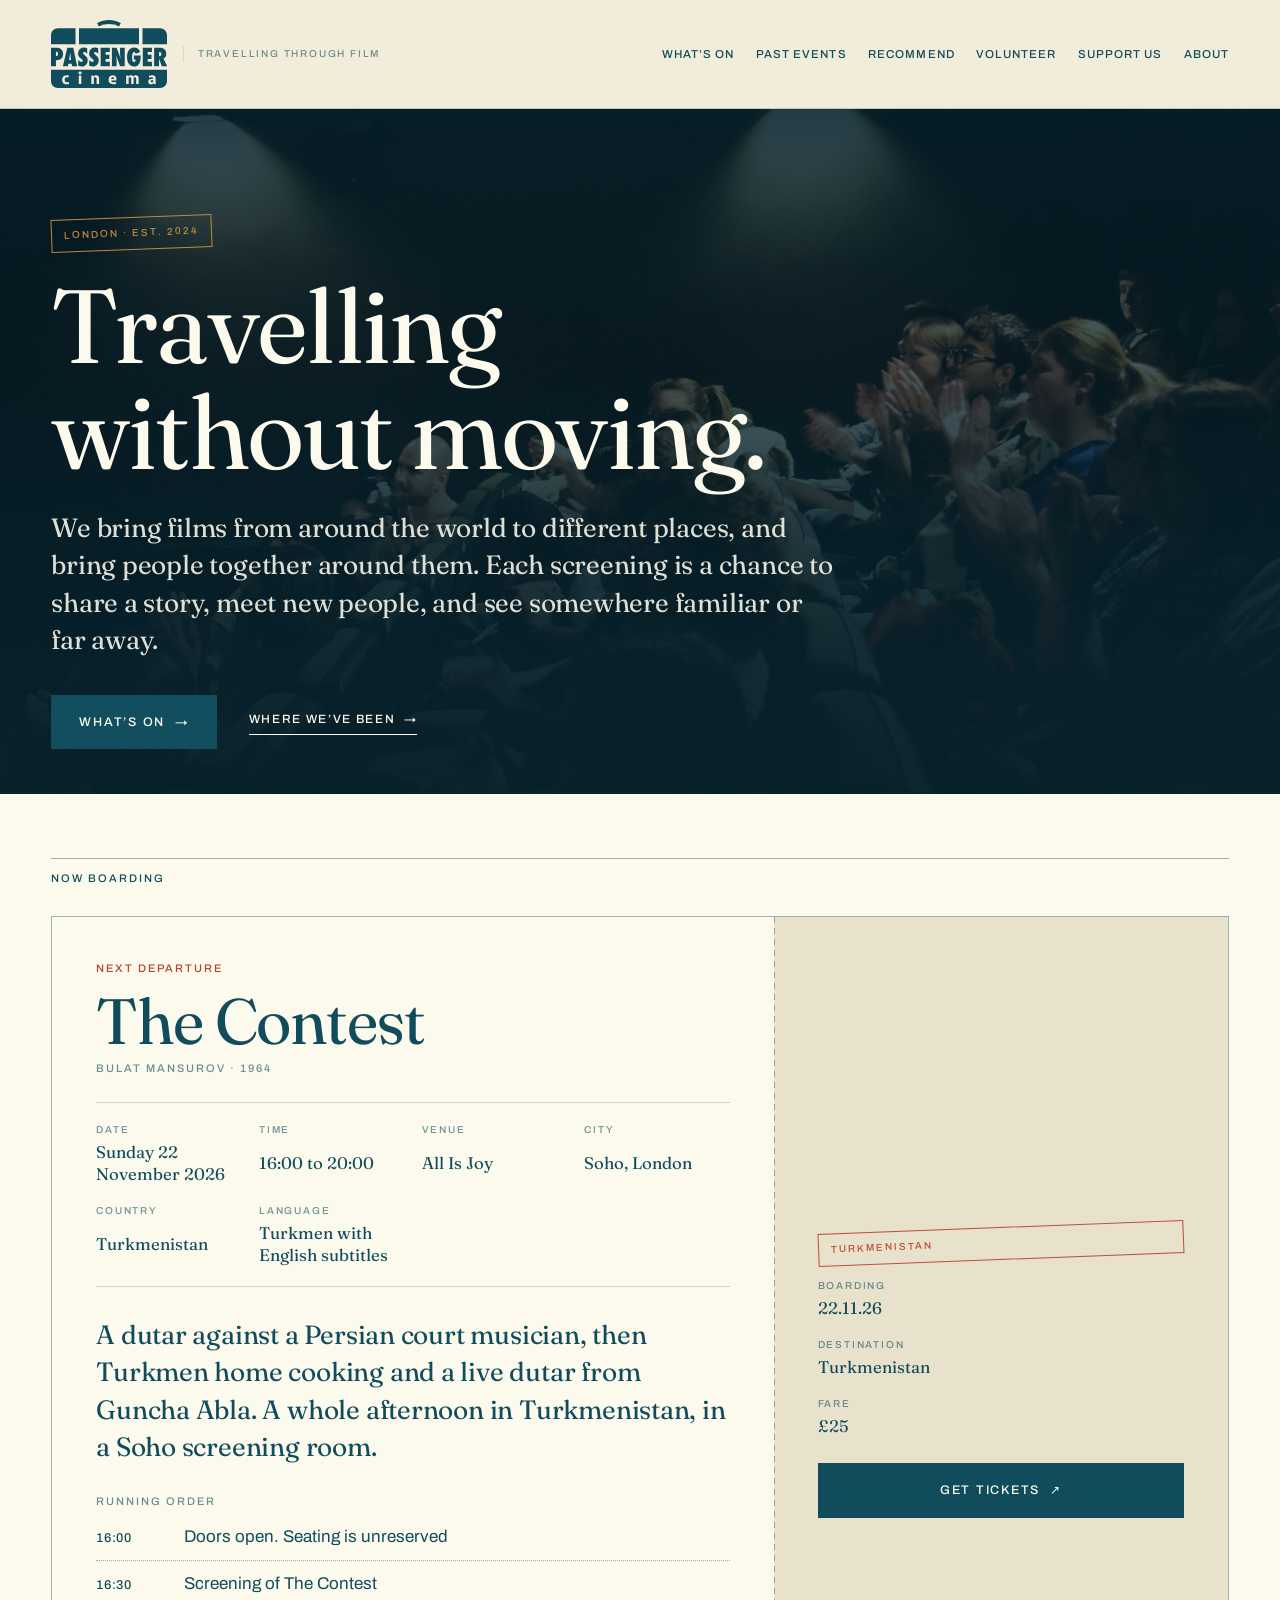
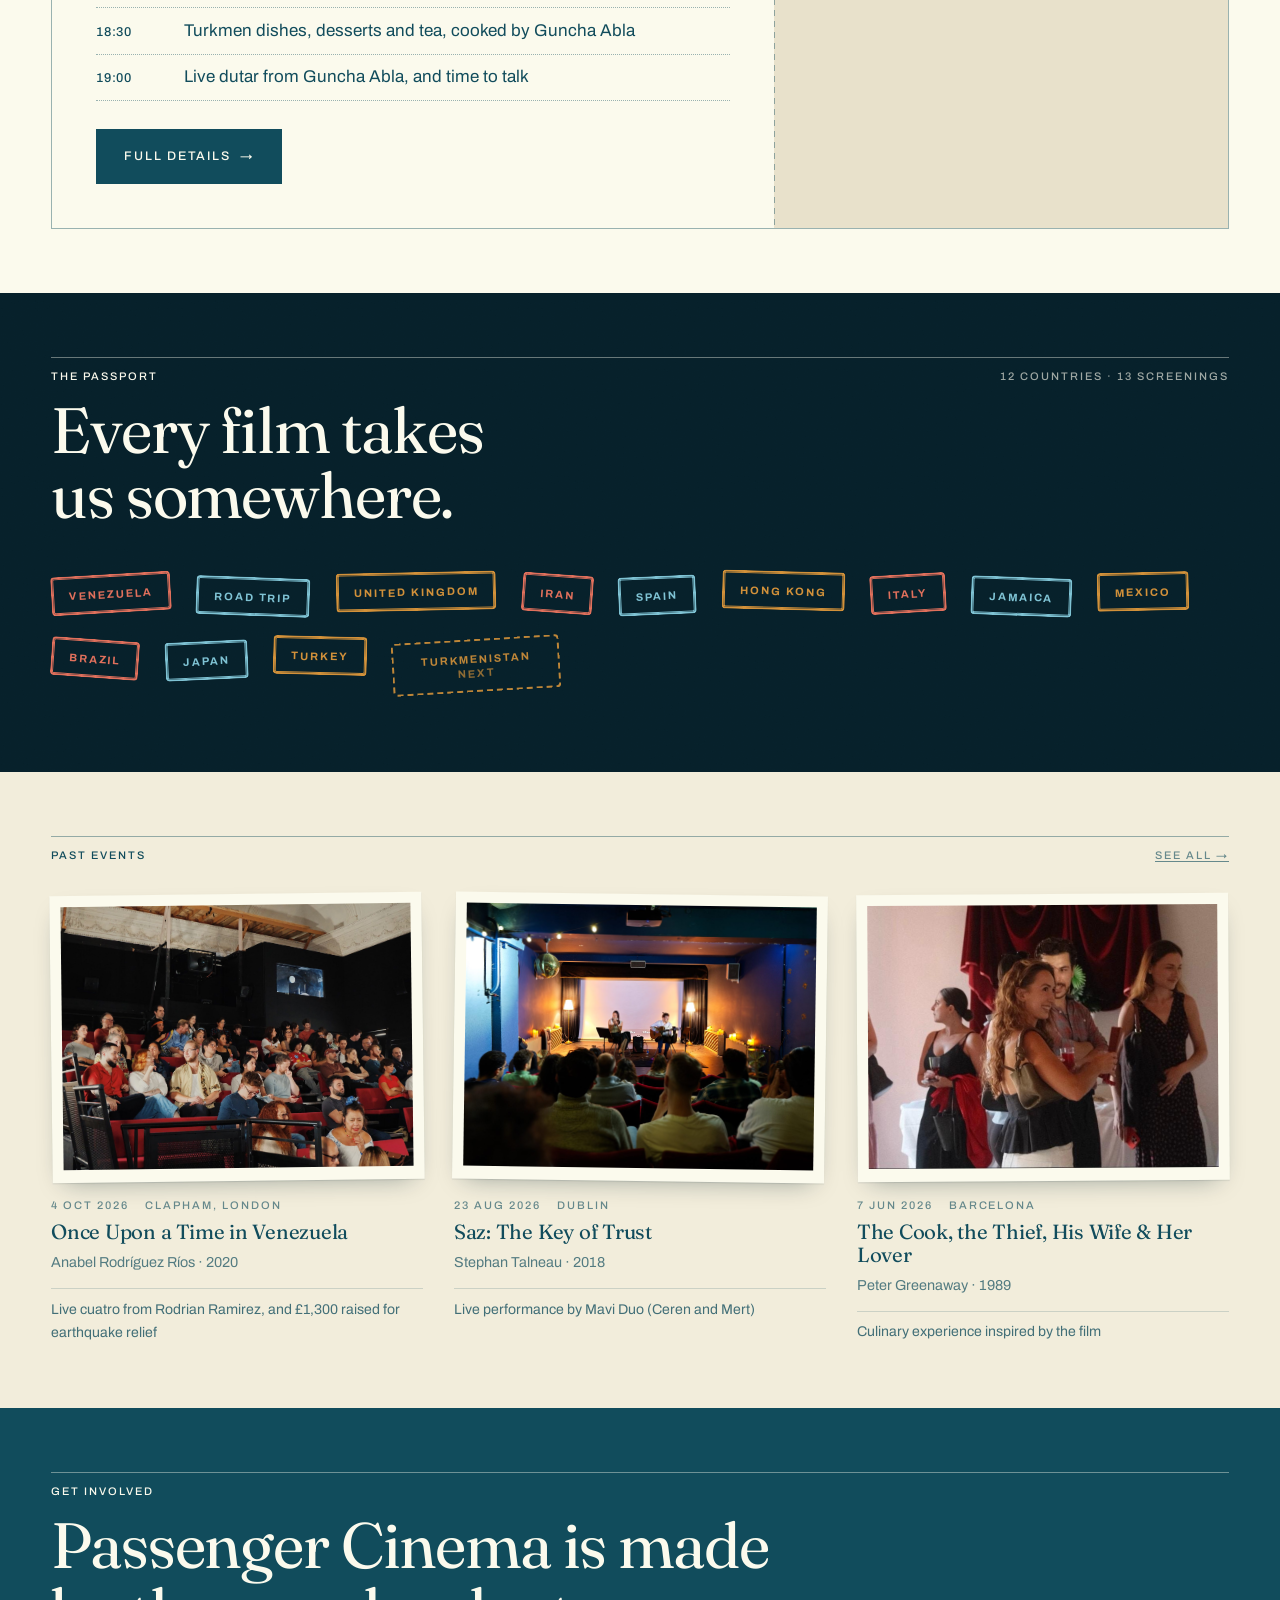
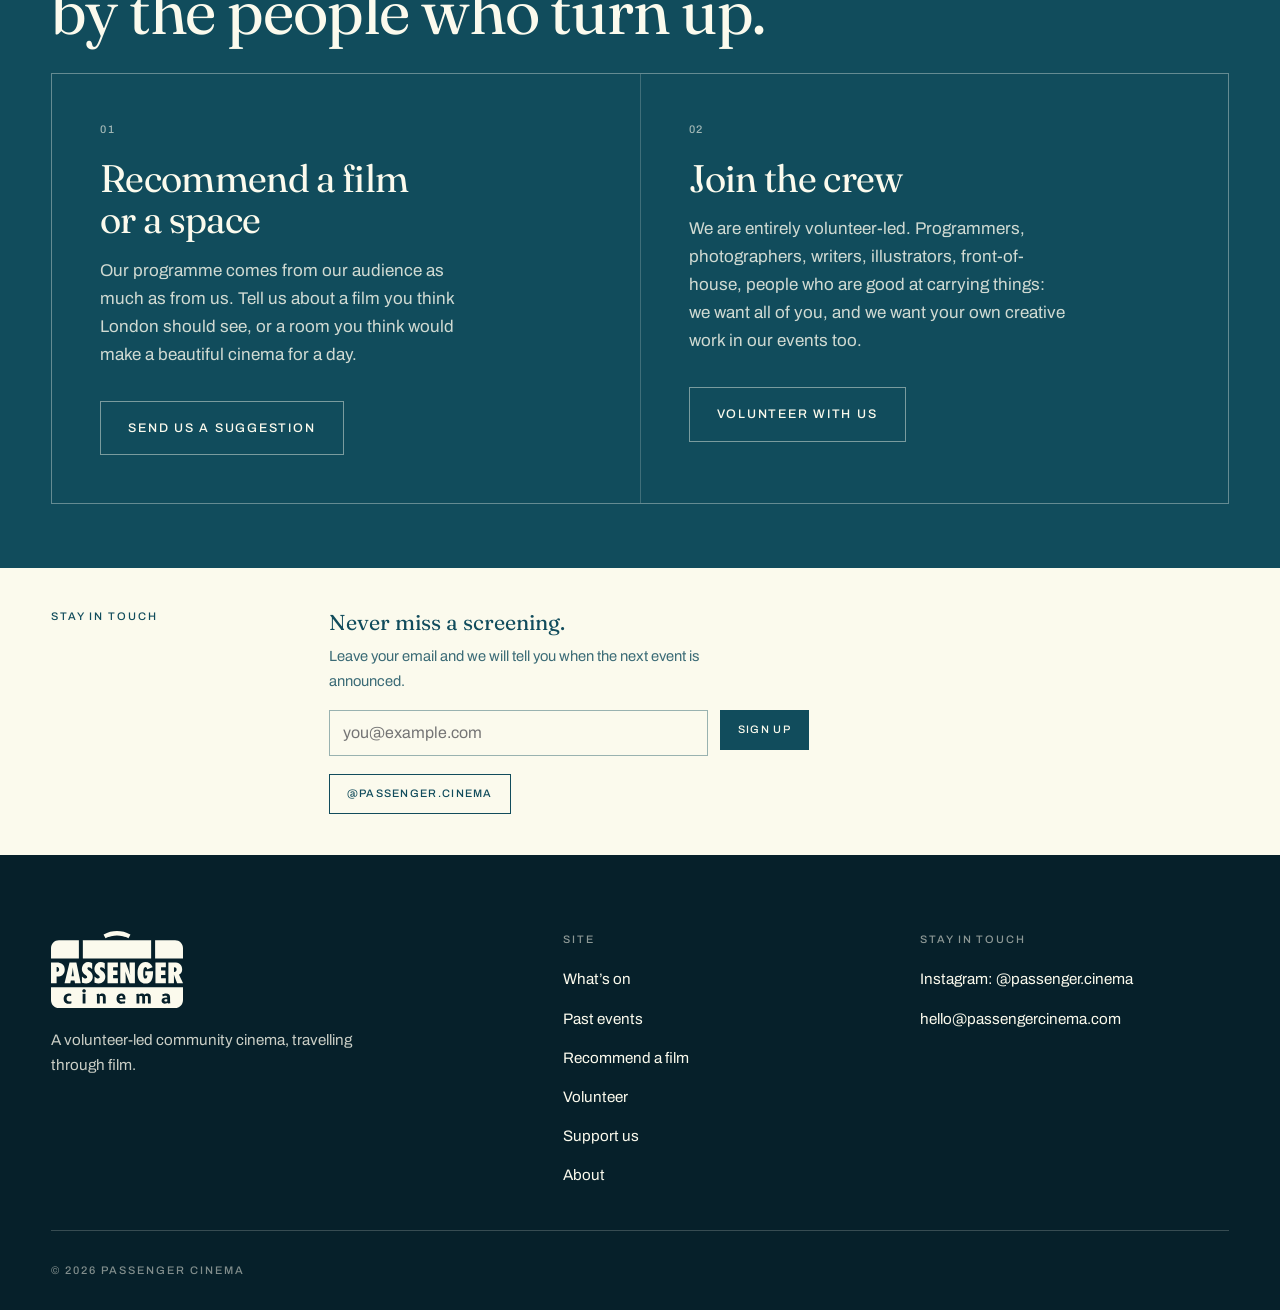
<file: index.html>
<!DOCTYPE html>
<html lang="en-GB">
<head>
<meta charset="utf-8">
<meta name="viewport" content="width=device-width, initial-scale=1">
<title>Passenger Cinema: a London community cinema travelling through film</title>
<meta name="description" content="Passenger Cinema is a London community cinema. We bring world cinema to unexpected corners of the city and build a whole event around each film: a workshop, a meal, live music, a conversation that runs long.">
<meta property="og:title" content="Passenger Cinema">
<meta property="og:description" content="A London community cinema. Travelling without moving.">
<meta property="og:type" content="website">
<meta property="og:image" content="assets/img/home-hero.jpg">
<link rel="icon" href="assets/img/brand/logo-mark.png">
<link rel="preconnect" href="https://fonts.googleapis.com">
<link rel="preconnect" href="https://fonts.gstatic.com" crossorigin>
<link href="https://fonts.googleapis.com/css2?family=Fraunces:ital,opsz,wght@0,9..144,300..700;1,9..144,300..600&family=Archivo:wght@400;500;600;700&display=swap" rel="stylesheet">
<link rel="stylesheet" href="assets/css/style.css">
<script>
/* Fetch the content now, while the page is still parsing, rather than waiting
   for site.js at the end of the body. Without this the browser paints the copy
   built into this file first and swaps it a moment later, which reads as a
   flicker back to an older version of the page. */
window.__pcData = ["data/site.json", "data/events.json", "data/roles.json"].map(function (p) {
  var job = fetch(p, { cache: "no-cache" }).then(function (r) {
    if (!r.ok) throw new Error(p + " returned " + r.status);
    return r.json();
  });
  job.catch(function () {});   /* site.js handles the failure; keep the console quiet */
  return job;
});
</script>
</head>
<body>
<a class="skip" href="#main">Skip to content</a>

<header class="masthead">
  <div class="wrap masthead__in">
    <a class="brand" href="index.html" aria-label="Passenger Cinema home">
      <img src="assets/img/brand/logo-midnight.svg" alt="Passenger Cinema">
      <span class="brand__tag">Travelling through film</span>
    </a>
    <button class="navToggle" type="button" aria-expanded="false" aria-controls="nav">
      <span class="navToggle__t">Menu</span>
    </button>
    <nav class="nav" id="nav" data-open="false" aria-label="Main">
      <a href="screenings.html">What&rsquo;s on</a>
      <a href="archive.html">Past events</a>
      <a href="recommend.html">Recommend</a>
      <a href="volunteer.html">Volunteer</a>
      <a href="support.html">Support us</a>
      <a href="about.html">About</a>
    </nav>
  </div>
</header>

<main id="main">

  <!-- ============================================================ HERO -->
  <section class="hero grain">
    <div class="hero__media">
      <img src="assets/img/home-hero.jpg" alt="A full row of seats in a dark cinema, the audience applauding as the film ends." fetchpriority="high">
    </div>
    <div class="wrap hero__in">
      <div class="hero__kicker">
        <span class="stamp" data-t="home.heroKicker">London · est. 2024</span>
      </div>
      <h1 class="display d1" data-t="home.heroHeading">Travelling without moving.</h1>
      <p class="hero__sub lede" data-t="home.heroStandfirst">
        We bring films from around the world to different places, and bring people together
        around them. Each screening is a chance to share a story, meet new people, and see
        somewhere familiar or far away.
      </p>
      <div class="hero__foot">
        <a class="btn" href="screenings.html">What&rsquo;s on <span aria-hidden="true">&rarr;</span></a>
        <a class="link" href="archive.html">Where we&rsquo;ve been <span class="arw" aria-hidden="true">&rarr;</span></a>
      </div>
    </div>
  </section>

  <!-- ================================================ NEXT DEPARTURE -->
  <section class="section ivory">
    <div class="wrap">
      <div class="shead">
        <div class="shead__top">
          <p class="label">Now boarding</p>
        </div>
      </div>
      <div data-next-departure></div>
    </div>
  </section>

  <!-- ======================================================== PASSPORT -->
  <section class="section deep grain" style="position:relative">
    <div class="wrap" style="position:relative;z-index:2">
      <div class="shead">
        <div class="shead__top">
          <p class="label">The passport</p>
          <p class="label label--muted shead__note">
            <span data-stat-countries>0</span> countries · <span data-stat-events>0</span> screenings
          </p>
        </div>
        <h2 class="display d2" style="max-width:20ch" data-t="home.passportHeading">Every film takes us somewhere.</h2>
      </div>
      <div class="passport" data-passport></div>
    </div>
  </section>

  <!-- ========================================================= ARCHIVE -->
  <section class="section">
    <div class="wrap">
      <div class="shead">
        <div class="shead__top">
          <p class="label">Past events</p>
          <p class="label label--muted shead__note"><a href="archive.html" style="text-decoration:none;border-bottom:1px solid">See all &rarr;</a></p>
        </div>
      </div>
      <div class="cards cards--3" data-featured-archive></div>
    </div>
  </section>

  <!-- ==================================================== GET INVOLVED -->
  <section class="section dark">
    <div class="wrap">
      <div class="shead">
        <div class="shead__top"><p class="label">Get involved</p></div>
        <h2 class="display d2" style="max-width:22ch" data-t="home.involvedHeading">Passenger Cinema is made by the people who turn up.</h2>
      </div>

      <div class="grid2" style="gap:1px;background:var(--rule-dark);border:1px solid var(--rule-dark);margin-top:1rem">
        <article style="background:var(--midnight);padding:clamp(1.75rem,4vw,3rem)">
          <p class="label label--muted" style="margin-bottom:1.25rem">01</p>
          <h3 class="display d3" style="margin-bottom:1rem">Recommend a film<br>or a space</h3>
          <p style="opacity:.82;max-width:38ch" data-t="home.involvedRecommend">
            Our programme comes from our audience as much as from us. Tell us about a film you think
            London should see, or a room you think would make a beautiful cinema for a day.
          </p>
          <p style="margin:2rem 0 0"><a class="btn btn--ghost" href="recommend.html">Send us a suggestion</a></p>
        </article>
        <article style="background:var(--midnight);padding:clamp(1.75rem,4vw,3rem)">
          <p class="label label--muted" style="margin-bottom:1.25rem">02</p>
          <h3 class="display d3" style="margin-bottom:1rem">Join the crew</h3>
          <p style="opacity:.82;max-width:38ch" data-t="home.involvedVolunteer">
            We are entirely volunteer-led. Programmers, photographers, writers, illustrators,
            front-of-house, people who are good at carrying things: we want all of you, and we
            want your own creative work in our events too.
          </p>
          <p style="margin:2rem 0 0"><a class="btn btn--ghost" href="volunteer.html">Volunteer with us</a></p>
        </article>
      </div>
    </div>
  </section>

  <!-- ==================================================== STAY IN TOUCH -->
  <section class="section section--tight ivory">
    <div class="wrap">
      <div class="two-col stayintouch">
        <div><p class="label">Stay in touch</p></div>
        <div>
          <p class="stayintouch__lede" data-t="subscribe.heading">Never miss a screening.</p>
          <p class="stayintouch__p" data-t="subscribe.body">
            Leave your email and we will tell you when the next event is announced.
          </p>

          <form class="form ph-no-capture" data-pcform data-subject="Newsletter" novalidate
                style="margin-top:1.1rem;max-width:30rem;gap:.5rem">
            <div class="hp" aria-hidden="true">
              <label>Leave this empty<input type="text" name="_hp" tabindex="-1" autocomplete="off"></label>
            </div>
            <div class="signup">
              <div class="field">
                <label class="sr" for="nl-email-home">Your email</label>
                <input id="nl-email-home" name="Your email" type="email" required
                       placeholder="you@example.com" autocomplete="email">
                <p class="err" hidden>Please enter a valid email</p>
              </div>
              <button class="btn btn--sm" type="submit">Sign up</button>
            </div>
            <div class="formMsg" data-formmsg role="status" aria-live="polite" style="margin-top:.75rem"></div>
          </form>

          <p class="stayintouch__row">
            <a class="btn btn--sm btn--ghost" data-instagram href="#" target="_blank" rel="noopener">@passenger.cinema</a>
          </p>
        </div>
      </div>
    </div>
  </section>
</main>

<footer class="foot">
  <div class="wrap">
    <div class="foot__grid">
      <div class="foot__brand">
        <img src="assets/img/brand/logo-ivory.svg" alt="Passenger Cinema">
        <p data-t="footerTagline">A volunteer-led community cinema, travelling through film.</p>
      </div>
      <div>
        <h4>Site</h4>
        <ul>
          <li><a href="screenings.html">What&rsquo;s on</a></li>
          <li><a href="archive.html">Past events</a></li>
          <li><a href="recommend.html">Recommend a film</a></li>
          <li><a href="volunteer.html">Volunteer</a></li>
          <li><a href="support.html">Support us</a></li>
          <li><a href="about.html">About</a></li>
        </ul>
      </div>
      <div>
        <h4>Stay in touch</h4>
        <ul>
          <li><a data-instagram href="#" target="_blank" rel="noopener">Instagram: @passenger.cinema</a></li>
          <li><a data-contact-email href="#">hello@passengercinema.com</a></li>
        </ul>
      </div>
    </div>
    <div class="foot__base">
      <p class="label">&copy; <span data-year>2026</span> Passenger Cinema</p>
    </div>
  </div>
</footer>

<script src="assets/js/site.js"></script>
</body>
</html>
</file>
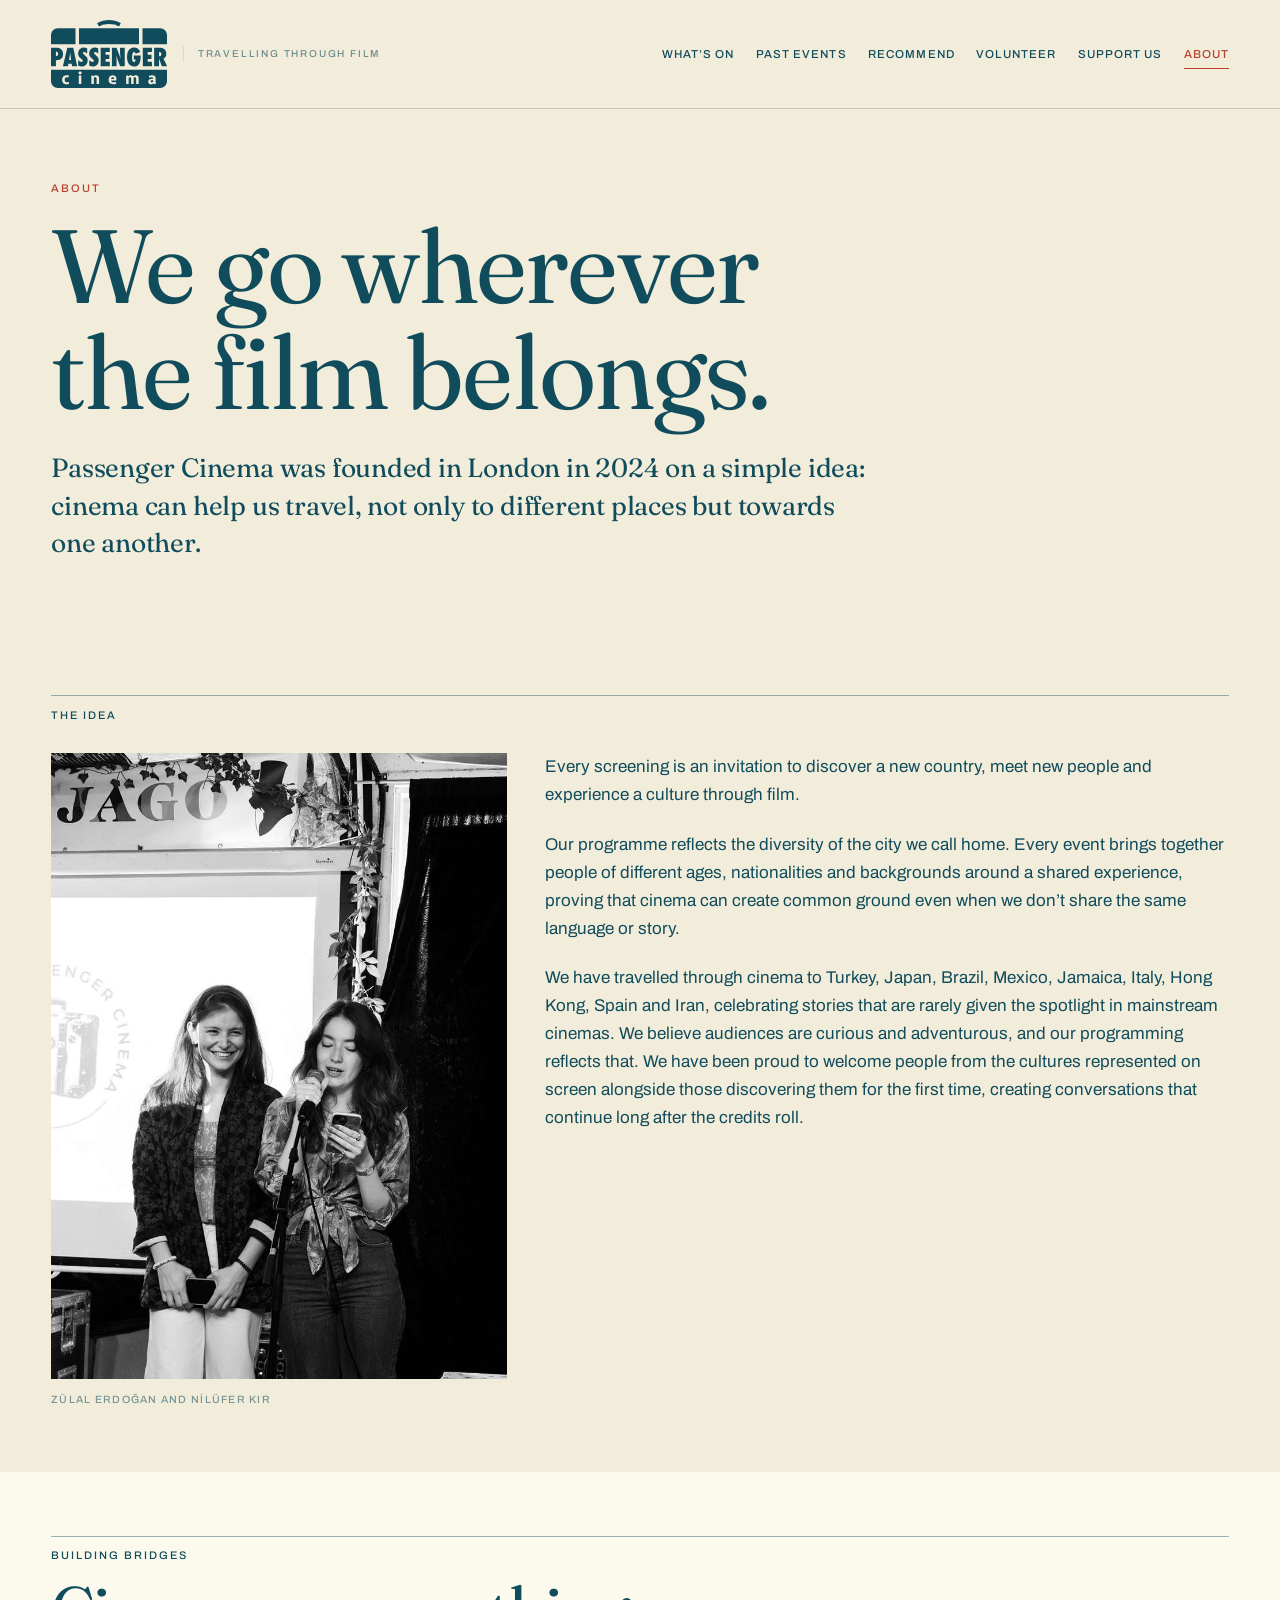
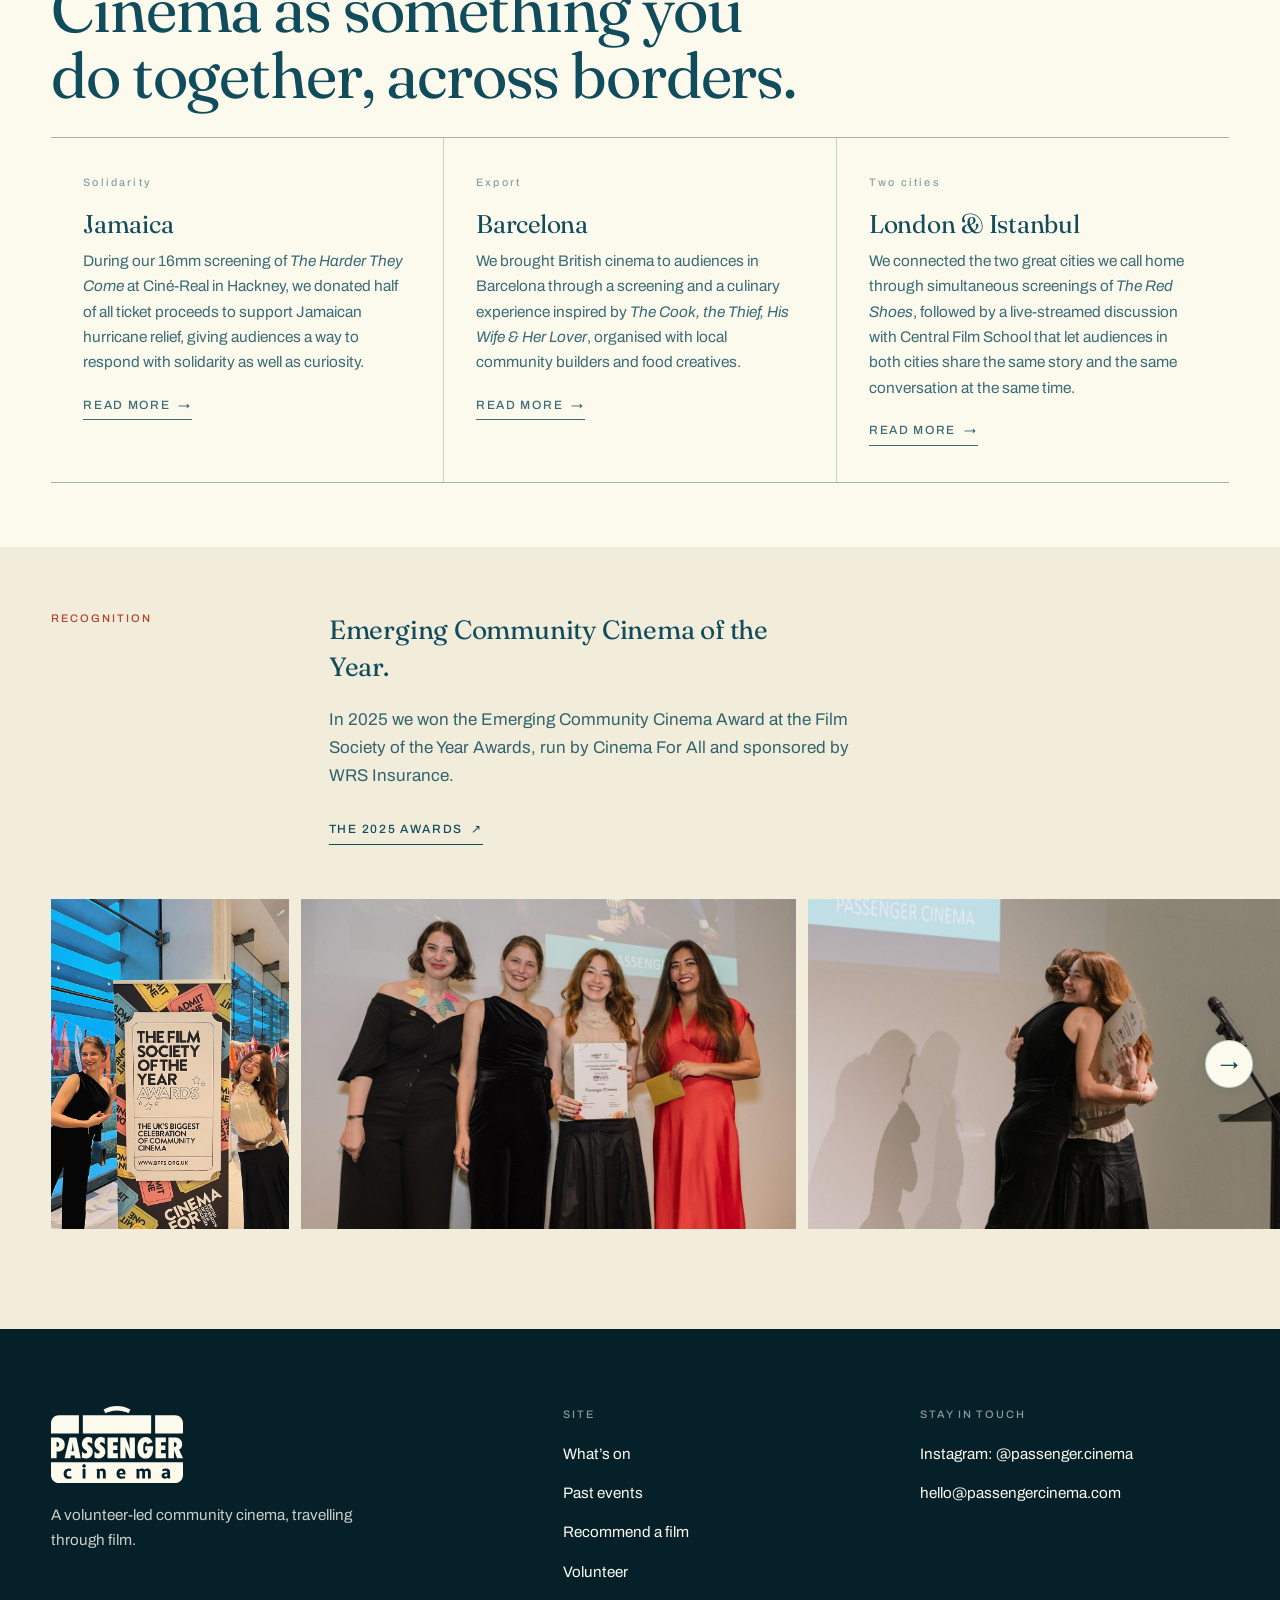
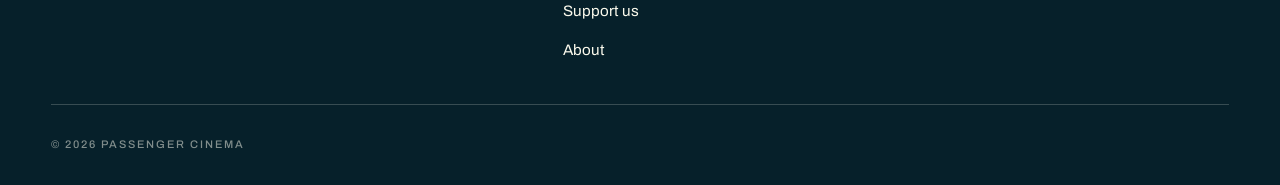
<file: about.html>
<!DOCTYPE html>
<html lang="en-GB">
<head>
<meta charset="utf-8">
<meta name="viewport" content="width=device-width, initial-scale=1">
<title>About | Passenger Cinema</title>
<meta name="description" content="Passenger Cinema is a volunteer-led London community cinema, travelling through film. Founded 2024 by Zülal Erdoğan and Nilüfer Kır.">
<link rel="icon" href="assets/img/brand/logo-mark.png">
<link rel="preconnect" href="https://fonts.googleapis.com">
<link rel="preconnect" href="https://fonts.gstatic.com" crossorigin>
<link href="https://fonts.googleapis.com/css2?family=Fraunces:ital,opsz,wght@0,9..144,300..700;1,9..144,300..600&family=Archivo:wght@400;500;600;700&display=swap" rel="stylesheet">
<link rel="stylesheet" href="assets/css/style.css">
<script>
/* Fetch the content now, while the page is still parsing, rather than waiting
   for site.js at the end of the body. Without this the browser paints the copy
   built into this file first and swaps it a moment later, which reads as a
   flicker back to an older version of the page. */
window.__pcData = ["data/site.json", "data/events.json", "data/roles.json"].map(function (p) {
  var job = fetch(p, { cache: "no-cache" }).then(function (r) {
    if (!r.ok) throw new Error(p + " returned " + r.status);
    return r.json();
  });
  job.catch(function () {});   /* site.js handles the failure; keep the console quiet */
  return job;
});
</script>
</head>
<body>
<a class="skip" href="#main">Skip to content</a>

<header class="masthead">
  <div class="wrap masthead__in">
    <a class="brand" href="index.html" aria-label="Passenger Cinema home">
      <img src="assets/img/brand/logo-midnight.svg" alt="Passenger Cinema">
      <span class="brand__tag">Travelling through film</span>
    </a>
    <button class="navToggle" type="button" aria-expanded="false" aria-controls="nav">
      <span class="navToggle__t">Menu</span>
    </button>
    <nav class="nav" id="nav" data-open="false" aria-label="Main">
      <a href="screenings.html">What&rsquo;s on</a>
      <a href="archive.html">Past events</a>
      <a href="recommend.html">Recommend</a>
      <a href="volunteer.html">Volunteer</a>
      <a href="support.html">Support us</a>
      <a href="about.html">About</a>
    </nav>
  </div>
</header>

<main id="main">

  <section class="section section--tight" style="padding-top:clamp(2.5rem,6vw,4.5rem)">
    <div class="wrap">
      <p class="label label--stamp">About</p>
      <h1 class="display d1" style="max-width:18ch;margin:1rem 0 1.5rem" data-t="about.heading">
        We go wherever the film belongs.
      </h1>
      <p class="lede" style="max-width:48ch" data-t="about.standfirst">
        Passenger Cinema was founded in London in 2024 on a simple idea: cinema can help us travel,
        not only to different places but towards one another.
      </p>
    </div>
  </section>

  <!-- ============================================================ STORY -->
  <section class="section">
    <div class="wrap">
      <div class="shead"><div class="shead__top"><p class="label">The idea</p></div></div>
      <div class="filmgrid">
        <figure class="filmgrid__fig">
          <img src="assets/img/about.jpg" alt="Zülal Erdoğan and Nilüfer Kır in front of the screen at The Jago in Dalston.">
          <figcaption class="figcap figcap--asis" data-t="about.founderCaption">ZÜLAL ERDOĞAN AND NİLÜFER KIR</figcaption>
        </figure>
        <div class="prose" data-t-paras="about.body">
          <p>
            Every screening is an invitation to discover a new country, meet new people and experience
            a culture through film.
          </p>
          <p>
            Our programme reflects the diversity of the city we call home. Every event brings together
            people of different ages, nationalities and backgrounds around a shared experience, proving
            that cinema can create common ground even when we don&rsquo;t share the same language or story.
          </p>
          <p>
            We have travelled through cinema to Turkey, Japan, Brazil, Mexico, Jamaica, Italy, Hong Kong,
            Spain and Iran, celebrating stories that are rarely given the spotlight in mainstream cinemas.
            We believe audiences are curious and adventurous, and our programming reflects that. We have
            been proud to welcome people from the cultures represented on screen alongside those
            discovering them for the first time, creating conversations that continue long after the
            credits roll.
          </p>
        </div>
      </div>
    </div>
  </section>

  <!-- ========================================================== BRIDGES -->
  <section class="section ivory">
    <div class="wrap">
      <div class="shead">
        <div class="shead__top"><p class="label">Building bridges</p></div>
        <h2 class="display d2" style="max-width:22ch">Cinema as something you do together, across borders.</h2>
      </div>

      <div class="pillars">
        <article class="pillar">
          <span class="pillar__n">Solidarity</span>
          <h3 class="display d4">Jamaica</h3>
          <p>During our 16mm screening of <em>The Harder They Come</em> at Cin&eacute;-Real in Hackney,
             we donated half of all ticket proceeds to support Jamaican hurricane relief, giving
             audiences a way to respond with solidarity as well as curiosity.</p>
          <p style="margin-top:1rem"><a class="link" href="event.html?e=the-harder-they-come">Read more <span class="arw" aria-hidden="true">&rarr;</span></a></p>
        </article>
        <article class="pillar">
          <span class="pillar__n">Export</span>
          <h3 class="display d4">Barcelona</h3>
          <p>We brought British cinema to audiences in Barcelona through a screening and a culinary
             experience inspired by <em>The Cook, the Thief, His Wife &amp; Her Lover</em>, organised
             with local community builders and food creatives.</p>
          <p style="margin-top:1rem"><a class="link" href="event.html?e=the-cook-the-thief">Read more <span class="arw" aria-hidden="true">&rarr;</span></a></p>
        </article>
        <article class="pillar">
          <span class="pillar__n">Two cities</span>
          <h3 class="display d4">London &amp; Istanbul</h3>
          <p>We connected the two great cities we call home through simultaneous screenings of
             <em>The Red Shoes</em>, followed by a live-streamed discussion with Central Film School
             that let audiences in both cities share the same story and the same conversation at the
             same time.</p>
          <p style="margin-top:1rem"><a class="link" href="event.html?e=the-red-shoes">Read more <span class="arw" aria-hidden="true">&rarr;</span></a></p>
        </article>
      </div>
    </div>
  </section>

  <!-- ============================================================ AWARD -->
  <section class="section" data-award hidden>
    <div class="wrap">
      <div class="two-col">
        <div><p class="label label--stamp">Recognition</p></div>
        <div>
          <p class="lede" style="max-width:26ch;margin-bottom:1.25rem" data-t="award.heading">
            Emerging Community Cinema of the Year.
          </p>
          <p style="opacity:.85;max-width:52ch" data-t="award.body">
            In 2025 we won the Emerging Community Cinema Award at the Film Society of the Year
            Awards, run by Cinema For All and sponsored by WRS Insurance.
          </p>
          <p style="margin-top:1.5rem">
            <a class="link" href="https://cinemaforall.org.uk/film-society-of-the-year-awards-2025/"
               target="_blank" rel="noopener">The 2025 awards <span class="arw" aria-hidden="true">&#8599;</span></a>
          </p>
        </div>
      </div>
    </div>
    <div class="reel" data-award-reel role="region" aria-label="Photographs from the awards night"></div>
  </section>

</main>

<footer class="foot">
  <div class="wrap">
    <div class="foot__grid">
      <div class="foot__brand">
        <img src="assets/img/brand/logo-ivory.svg" alt="Passenger Cinema">
        <p data-t="footerTagline">A volunteer-led community cinema, travelling through film.</p>
      </div>
      <div>
        <h4>Site</h4>
        <ul>
          <li><a href="screenings.html">What&rsquo;s on</a></li>
          <li><a href="archive.html">Past events</a></li>
          <li><a href="recommend.html">Recommend a film</a></li>
          <li><a href="volunteer.html">Volunteer</a></li>
          <li><a href="support.html">Support us</a></li>
          <li><a href="about.html">About</a></li>
        </ul>
      </div>
      <div>
        <h4>Stay in touch</h4>
        <ul>
          <li><a data-instagram href="#" target="_blank" rel="noopener">Instagram: @passenger.cinema</a></li>
          <li><a data-contact-email href="#">hello@passengercinema.com</a></li>
        </ul>
      </div>
    </div>
    <div class="foot__base">
      <p class="label">&copy; <span data-year>2026</span> Passenger Cinema</p>
    </div>
  </div>
</footer>

<script src="assets/js/site.js"></script>
</body>
</html>
</file>
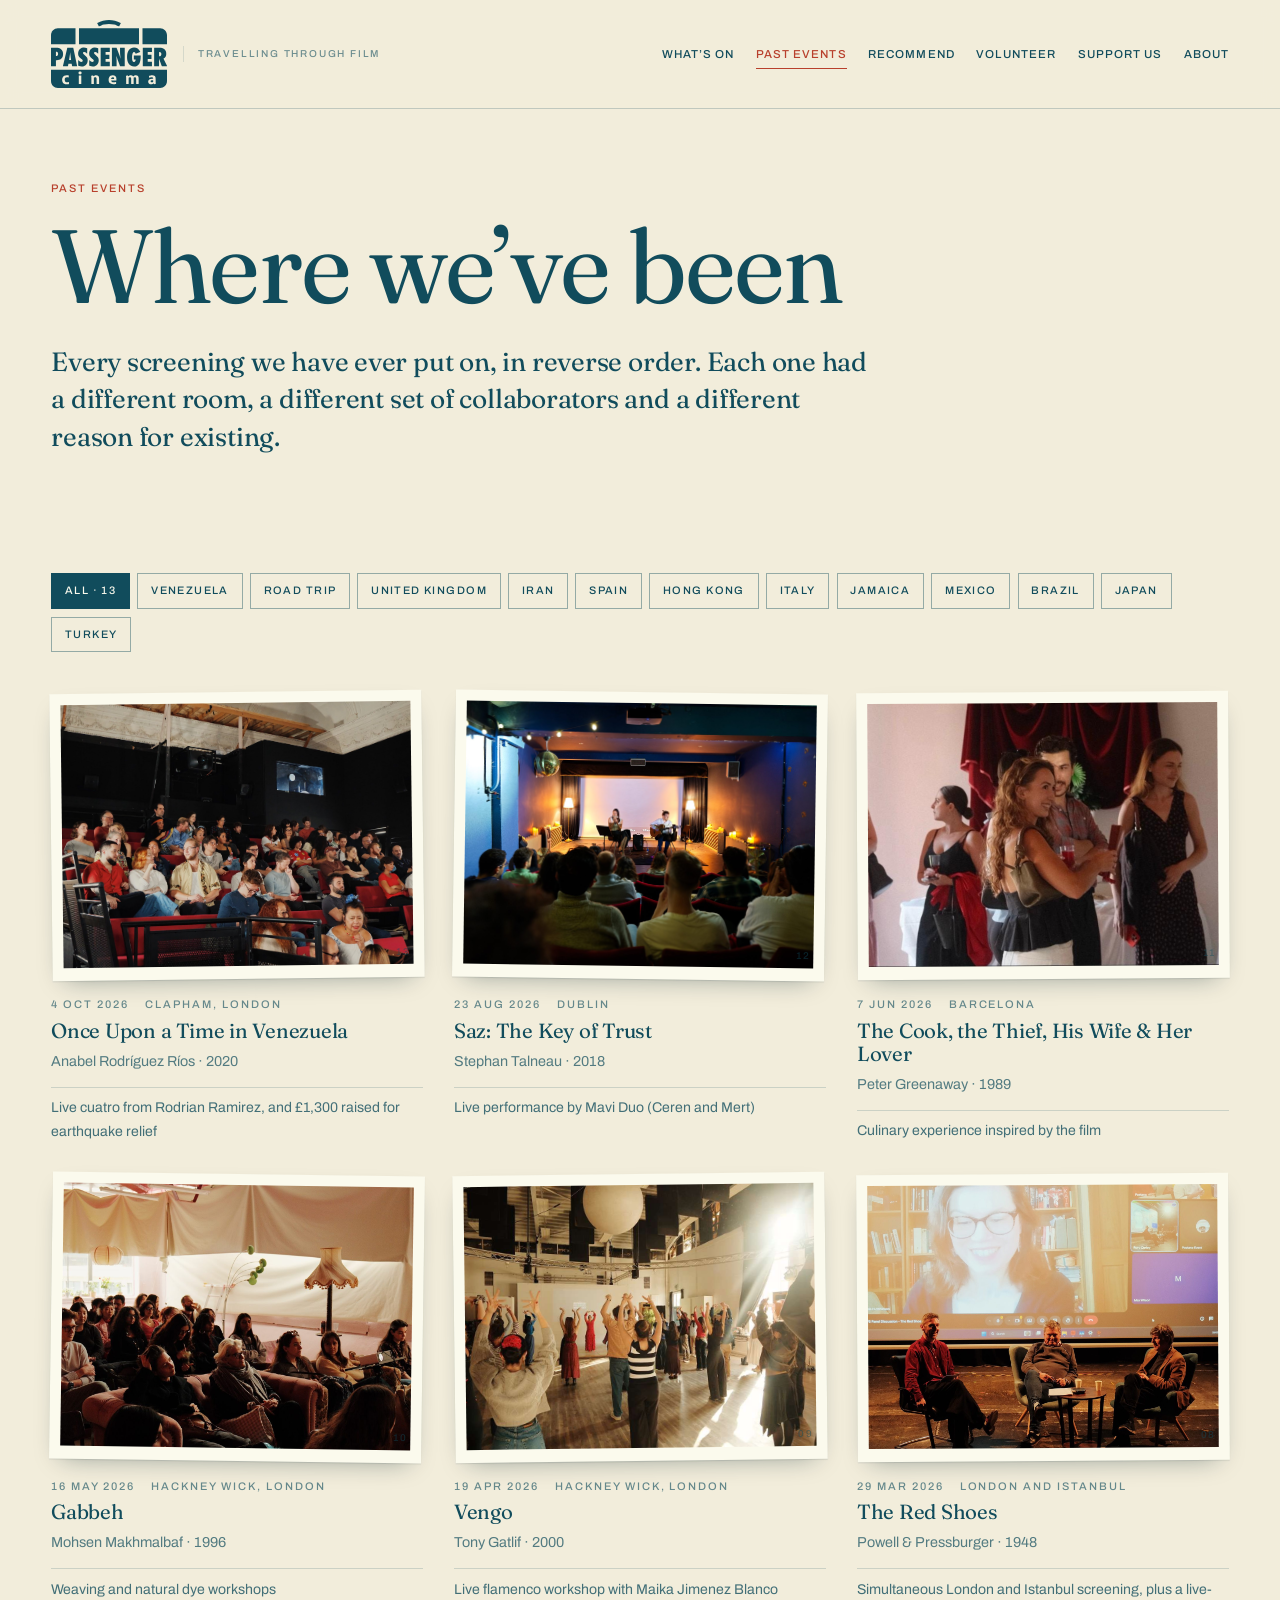
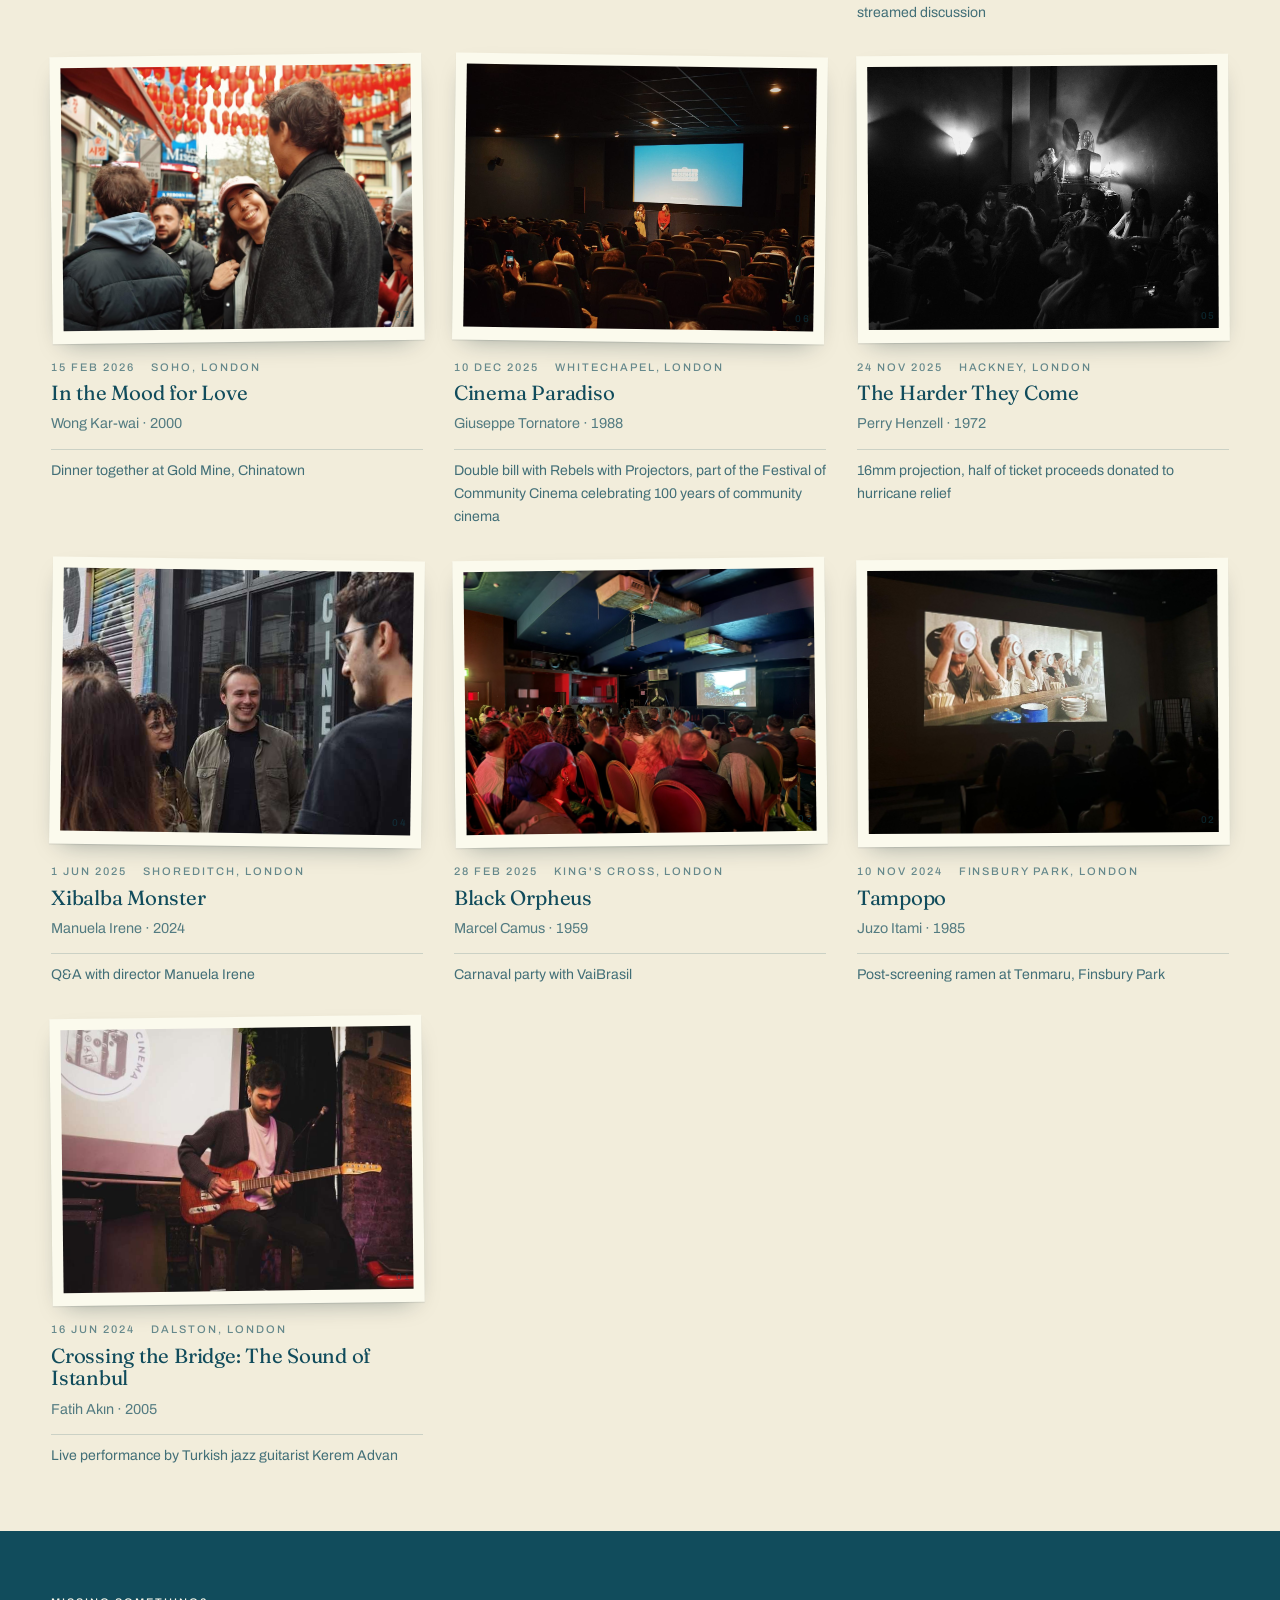
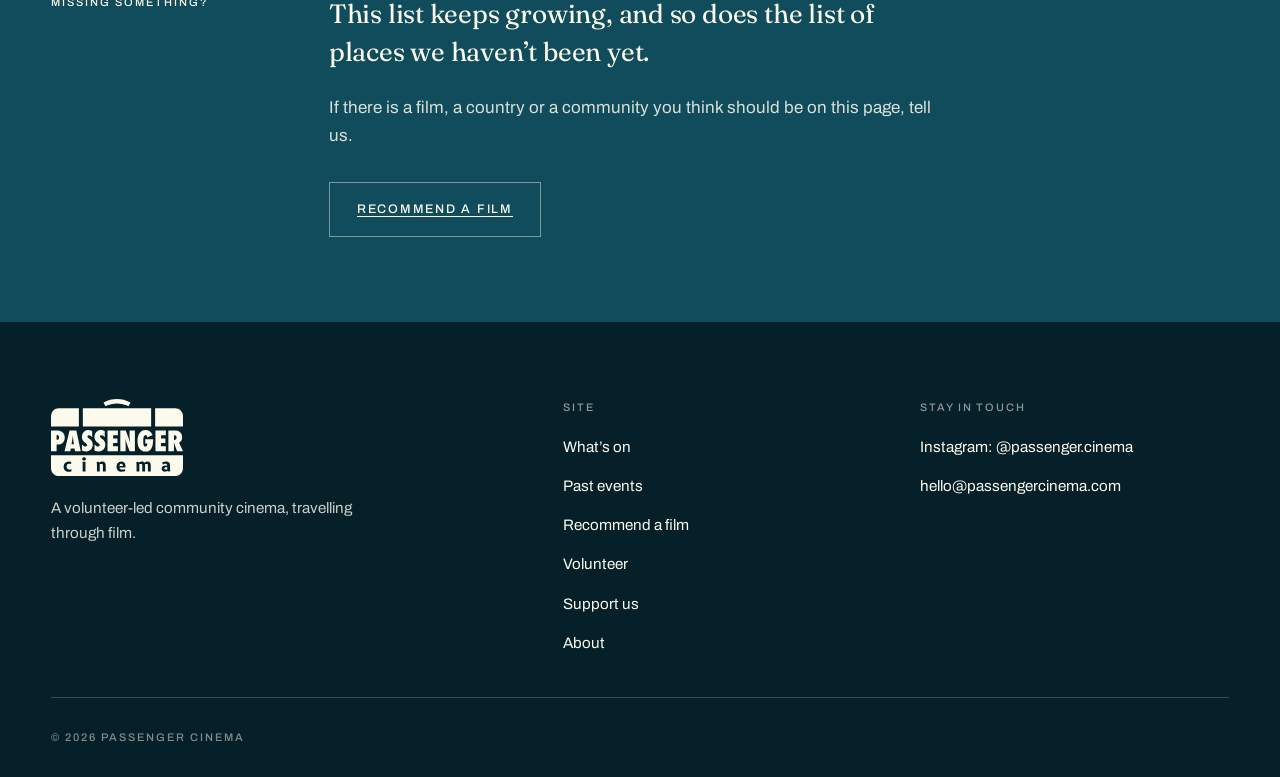
<file: archive.html>
<!DOCTYPE html>
<html lang="en-GB">
<head>
<meta charset="utf-8">
<meta name="viewport" content="width=device-width, initial-scale=1">
<title>Past events | Passenger Cinema</title>
<meta name="description" content="Every Passenger Cinema screening so far: the film, the venue, the people who made it, and the photographs from the room.">
<link rel="icon" href="assets/img/brand/logo-mark.png">
<link rel="preconnect" href="https://fonts.googleapis.com">
<link rel="preconnect" href="https://fonts.gstatic.com" crossorigin>
<link href="https://fonts.googleapis.com/css2?family=Fraunces:ital,opsz,wght@0,9..144,300..700;1,9..144,300..600&family=Archivo:wght@400;500;600;700&display=swap" rel="stylesheet">
<link rel="stylesheet" href="assets/css/style.css">
<script>
/* Fetch the content now, while the page is still parsing, rather than waiting
   for site.js at the end of the body. Without this the browser paints the copy
   built into this file first and swaps it a moment later, which reads as a
   flicker back to an older version of the page. */
window.__pcData = ["data/site.json", "data/events.json", "data/roles.json"].map(function (p) {
  var job = fetch(p, { cache: "no-cache" }).then(function (r) {
    if (!r.ok) throw new Error(p + " returned " + r.status);
    return r.json();
  });
  job.catch(function () {});   /* site.js handles the failure; keep the console quiet */
  return job;
});
</script>
</head>
<body>
<a class="skip" href="#main">Skip to content</a>

<header class="masthead">
  <div class="wrap masthead__in">
    <a class="brand" href="index.html" aria-label="Passenger Cinema home">
      <img src="assets/img/brand/logo-midnight.svg" alt="Passenger Cinema">
      <span class="brand__tag">Travelling through film</span>
    </a>
    <button class="navToggle" type="button" aria-expanded="false" aria-controls="nav">
      <span class="navToggle__t">Menu</span>
    </button>
    <nav class="nav" id="nav" data-open="false" aria-label="Main">
      <a href="screenings.html">What&rsquo;s on</a>
      <a href="archive.html">Past events</a>
      <a href="recommend.html">Recommend</a>
      <a href="volunteer.html">Volunteer</a>
      <a href="support.html">Support us</a>
      <a href="about.html">About</a>
    </nav>
  </div>
</header>

<main id="main">

  <section class="section section--tight" style="padding-top:clamp(2.5rem,6vw,4.5rem)">
    <div class="wrap">
      <p class="label label--stamp">Past events</p>
      <h1 class="display d1" style="max-width:16ch;margin:1rem 0 1.5rem" data-t="archive.heading">Where we&rsquo;ve been</h1>
      <p class="lede" style="max-width:48ch" data-t="archive.standfirst">
        Every screening we have ever put on, in reverse order. Each one had a different room, a
        different set of collaborators and a different reason for existing.
      </p>
    </div>
  </section>

  <section class="section" style="padding-top:clamp(2rem,4vw,3rem)">
    <div class="wrap">
      <div class="filters" data-archive-filters role="group" aria-label="Filter screenings by country"></div>
      <div class="cards cards--3" data-archive></div>
    </div>
  </section>

  <section class="section dark">
    <div class="wrap">
      <div class="two-col">
        <div><p class="label">Missing something?</p></div>
        <div class="prose">
          <p class="lede" style="max-width:34ch;margin-bottom:1.5rem">
            This list keeps growing, and so does the list of places we haven&rsquo;t been yet.
          </p>
          <p style="opacity:.85">
            If there is a film, a country or a community you think should be on this page, tell us.
          </p>
          <p style="margin-top:2rem"><a class="btn btn--ghost" href="recommend.html">Recommend a film</a></p>
        </div>
      </div>
    </div>
  </section></main>

<footer class="foot">
  <div class="wrap">
    <div class="foot__grid">
      <div class="foot__brand">
        <img src="assets/img/brand/logo-ivory.svg" alt="Passenger Cinema">
        <p data-t="footerTagline">A volunteer-led community cinema, travelling through film.</p>
      </div>
      <div>
        <h4>Site</h4>
        <ul>
          <li><a href="screenings.html">What&rsquo;s on</a></li>
          <li><a href="archive.html">Past events</a></li>
          <li><a href="recommend.html">Recommend a film</a></li>
          <li><a href="volunteer.html">Volunteer</a></li>
          <li><a href="support.html">Support us</a></li>
          <li><a href="about.html">About</a></li>
        </ul>
      </div>
      <div>
        <h4>Stay in touch</h4>
        <ul>
          <li><a data-instagram href="#" target="_blank" rel="noopener">Instagram: @passenger.cinema</a></li>
          <li><a data-contact-email href="#">hello@passengercinema.com</a></li>
        </ul>
      </div>
    </div>
    <div class="foot__base">
      <p class="label">&copy; <span data-year>2026</span> Passenger Cinema</p>
    </div>
  </div>
</footer>

<script src="assets/js/site.js"></script>
</body>
</html>
</file>
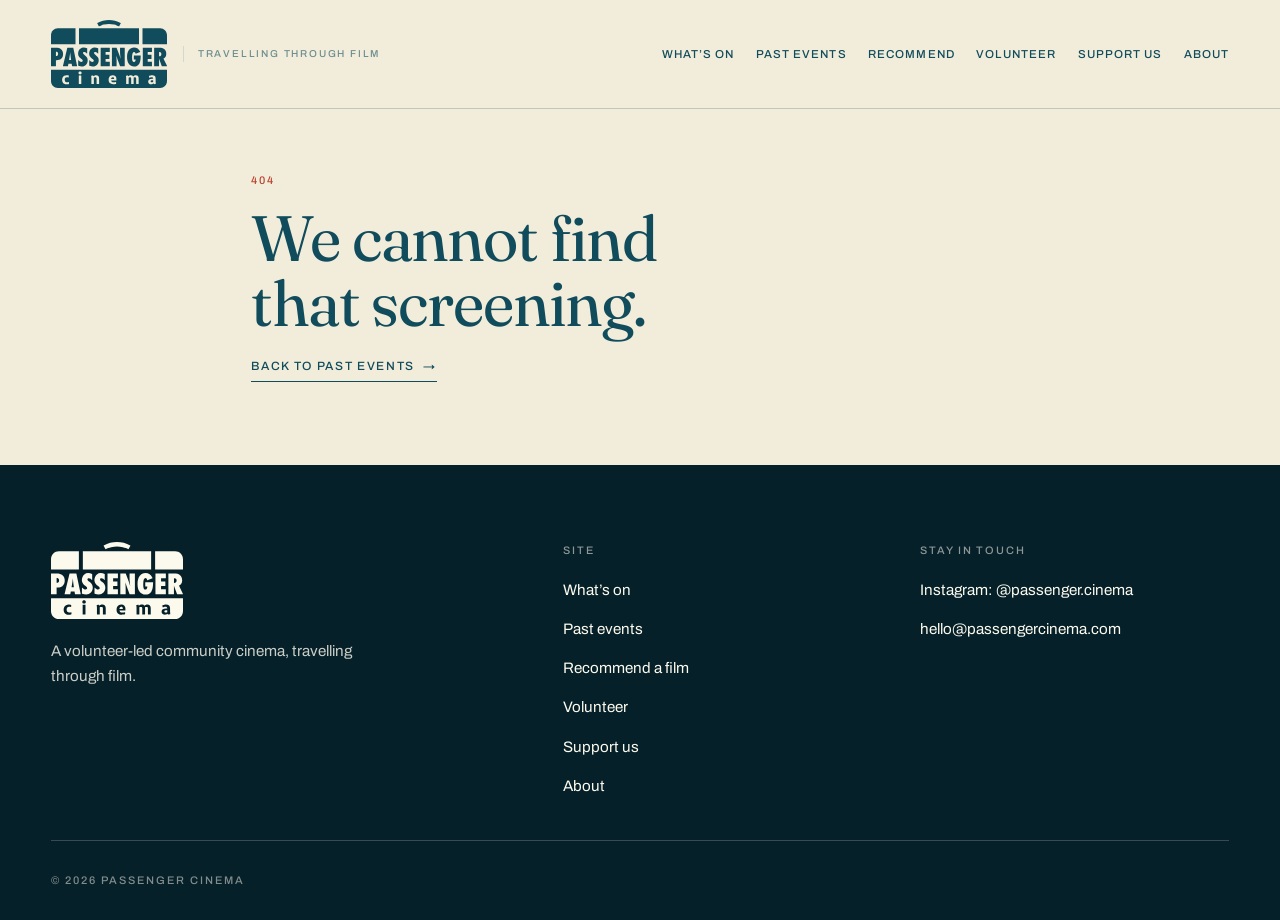
<file: event.html>
<!DOCTYPE html>
<html lang="en-GB">
<head>
<meta charset="utf-8">
<meta name="viewport" content="width=device-width, initial-scale=1">
<title>Screening | Passenger Cinema</title>
<meta name="description" content="A past Passenger Cinema screening: the film, the room, the people who made it and the photographs from the night.">
<link rel="icon" href="assets/img/brand/logo-mark.png">
<link rel="preconnect" href="https://fonts.googleapis.com">
<link rel="preconnect" href="https://fonts.gstatic.com" crossorigin>
<link href="https://fonts.googleapis.com/css2?family=Fraunces:ital,opsz,wght@0,9..144,300..700;1,9..144,300..600&family=Archivo:wght@400;500;600;700&display=swap" rel="stylesheet">
<link rel="stylesheet" href="assets/css/style.css">
<script>
/* Fetch the content now, while the page is still parsing, rather than waiting
   for site.js at the end of the body. Without this the browser paints the copy
   built into this file first and swaps it a moment later, which reads as a
   flicker back to an older version of the page. */
window.__pcData = ["data/site.json", "data/events.json", "data/roles.json"].map(function (p) {
  var job = fetch(p, { cache: "no-cache" }).then(function (r) {
    if (!r.ok) throw new Error(p + " returned " + r.status);
    return r.json();
  });
  job.catch(function () {});   /* site.js handles the failure; keep the console quiet */
  return job;
});
</script>
</head>
<body>
<a class="skip" href="#main">Skip to content</a>

<header class="masthead">
  <div class="wrap masthead__in">
    <a class="brand" href="index.html" aria-label="Passenger Cinema home">
      <img src="assets/img/brand/logo-midnight.svg" alt="Passenger Cinema">
      <span class="brand__tag">Travelling through film</span>
    </a>
    <button class="navToggle" type="button" aria-expanded="false" aria-controls="nav">
      <span class="navToggle__t">Menu</span>
    </button>
    <nav class="nav" id="nav" data-open="false" aria-label="Main">
      <a href="screenings.html">What&rsquo;s on</a>
      <a href="archive.html">Past events</a>
      <a href="recommend.html">Recommend</a>
      <a href="volunteer.html">Volunteer</a>
      <a href="support.html">Support us</a>
      <a href="about.html">About</a>
    </nav>
  </div>
</header>

<main id="main" data-event>
  <section class="section"><div class="wrap"><p class="label label--muted">Loading&hellip;</p></div></section>
</main>

<footer class="foot">
  <div class="wrap">
    <div class="foot__grid">
      <div class="foot__brand">
        <img src="assets/img/brand/logo-ivory.svg" alt="Passenger Cinema">
        <p data-t="footerTagline">A volunteer-led community cinema, travelling through film.</p>
      </div>
      <div>
        <h4>Site</h4>
        <ul>
          <li><a href="screenings.html">What&rsquo;s on</a></li>
          <li><a href="archive.html">Past events</a></li>
          <li><a href="recommend.html">Recommend a film</a></li>
          <li><a href="volunteer.html">Volunteer</a></li>
          <li><a href="support.html">Support us</a></li>
          <li><a href="about.html">About</a></li>
        </ul>
      </div>
      <div>
        <h4>Stay in touch</h4>
        <ul>
          <li><a data-instagram href="#" target="_blank" rel="noopener">Instagram: @passenger.cinema</a></li>
          <li><a data-contact-email href="#">hello@passengercinema.com</a></li>
        </ul>
      </div>
    </div>
    <div class="foot__base">
      <p class="label">&copy; <span data-year>2026</span> Passenger Cinema</p>
    </div>
  </div>
</footer>

<script src="assets/js/site.js"></script>
</body>
</html>
</file>
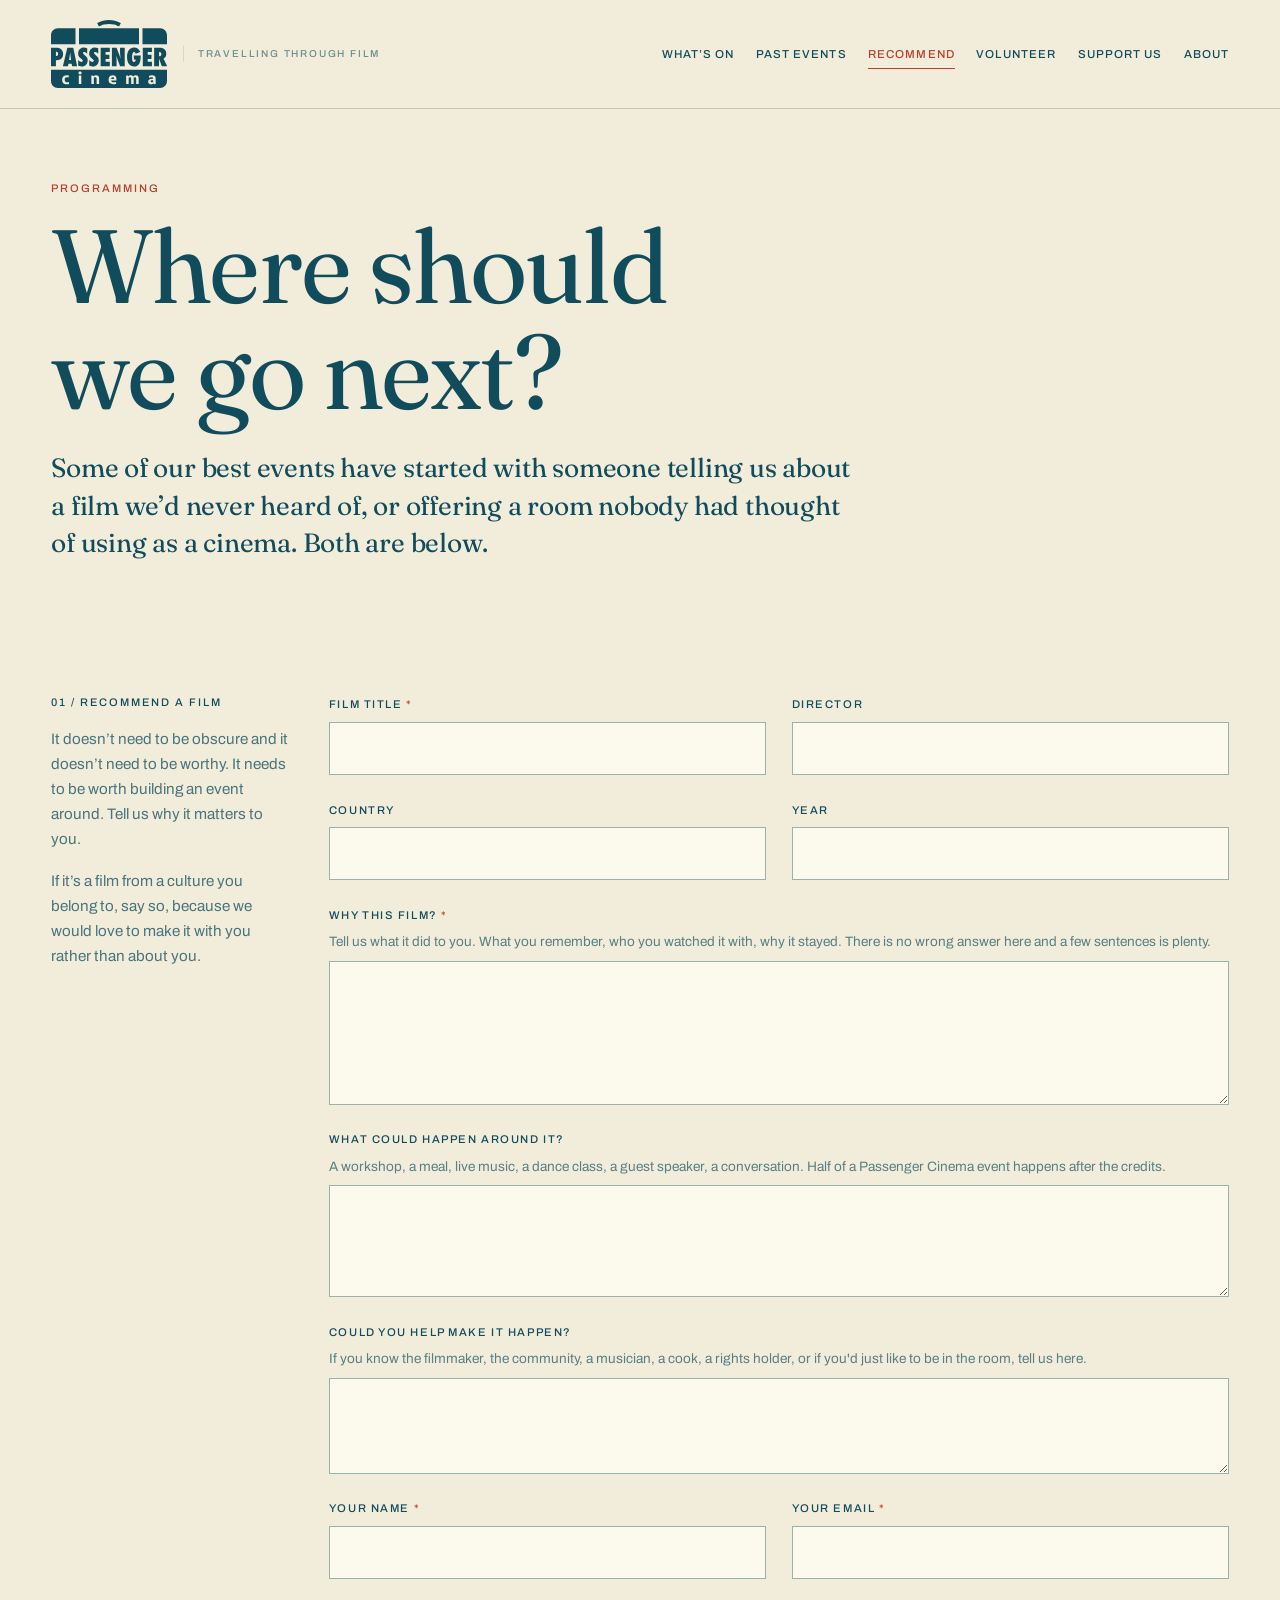
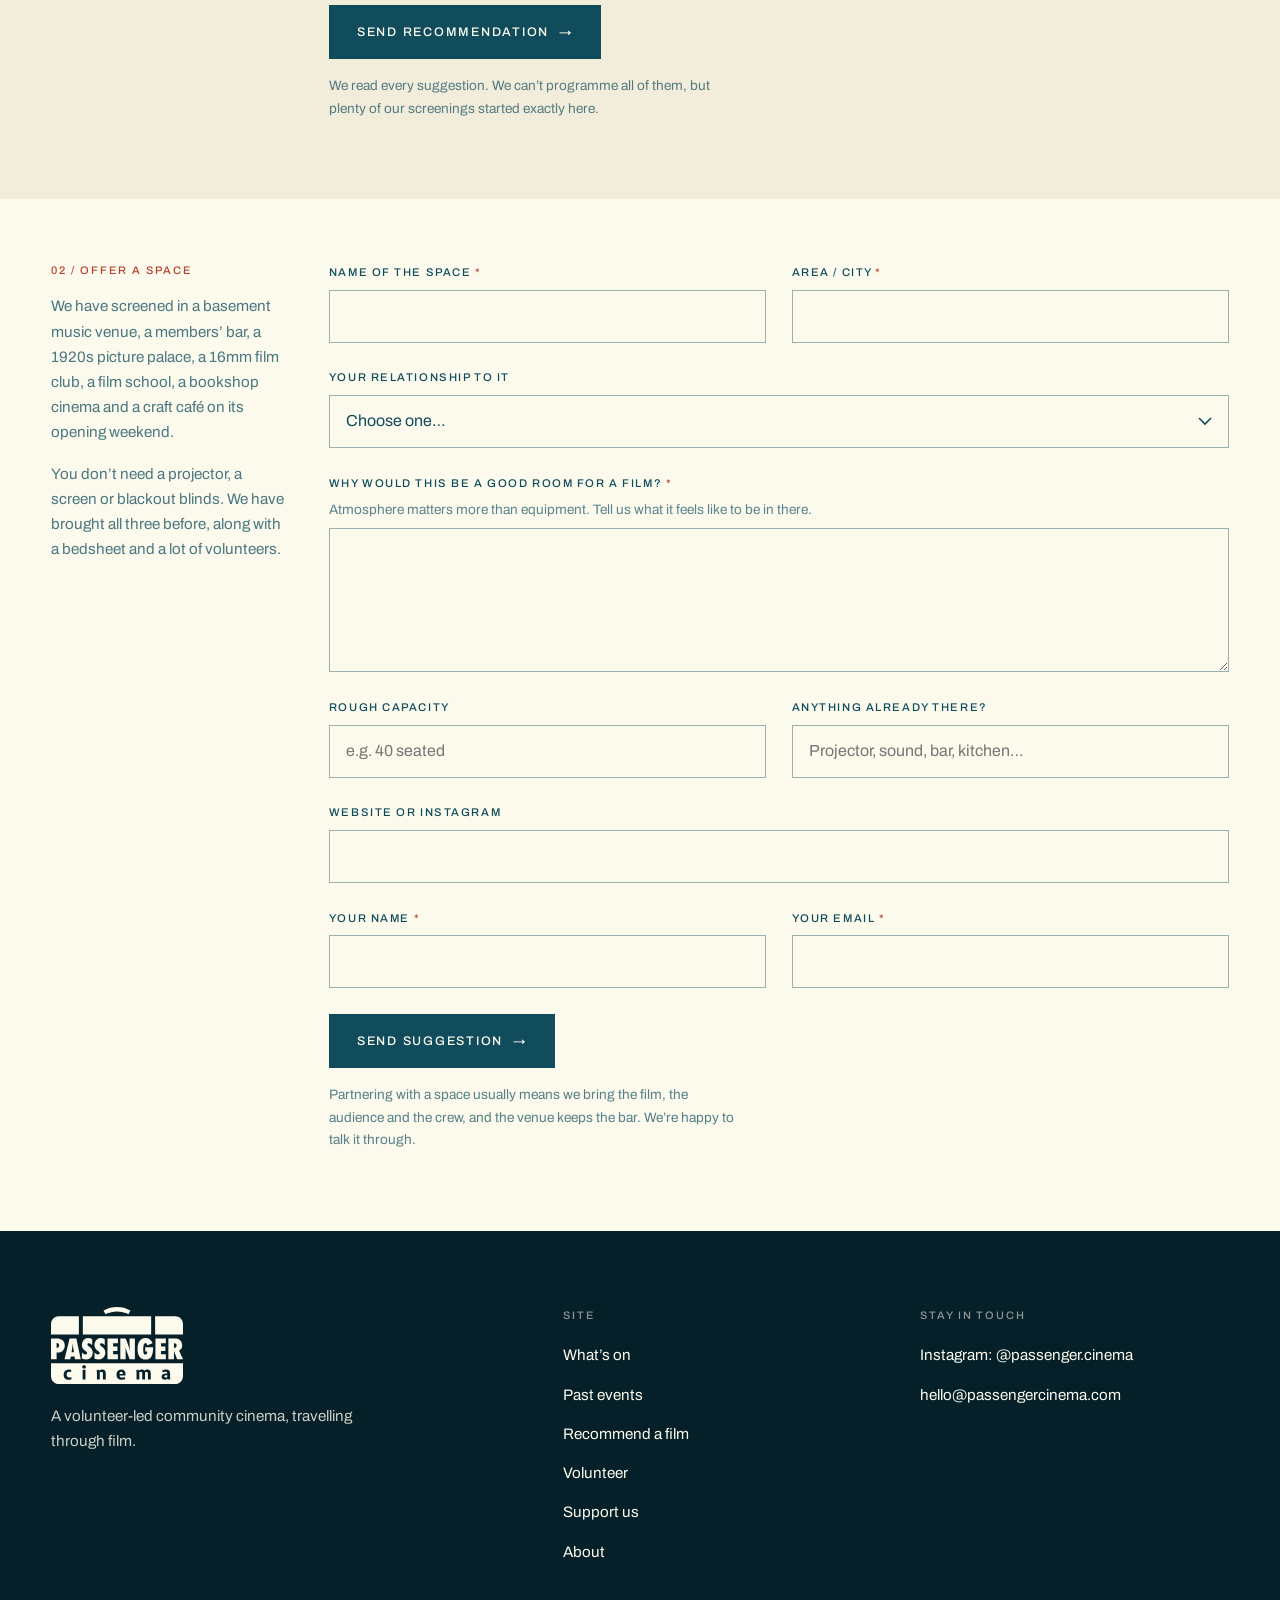
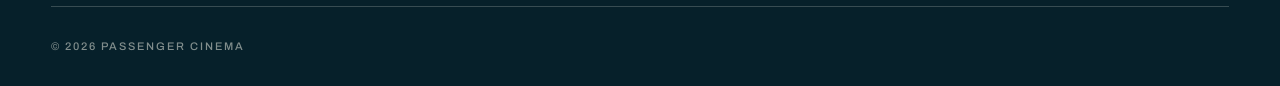
<file: recommend.html>
<!DOCTYPE html>
<html lang="en-GB">
<head>
<meta charset="utf-8">
<meta name="viewport" content="width=device-width, initial-scale=1">
<title>Recommend a film or a space | Passenger Cinema</title>
<meta name="description" content="Tell Passenger Cinema which film we should screen next, or offer a room, café, studio or hall that would make a beautiful cinema for one night.">
<link rel="icon" href="assets/img/brand/logo-mark.png">
<link rel="preconnect" href="https://fonts.googleapis.com">
<link rel="preconnect" href="https://fonts.gstatic.com" crossorigin>
<link href="https://fonts.googleapis.com/css2?family=Fraunces:ital,opsz,wght@0,9..144,300..700;1,9..144,300..600&family=Archivo:wght@400;500;600;700&display=swap" rel="stylesheet">
<link rel="stylesheet" href="assets/css/style.css">
<script>
/* Fetch the content now, while the page is still parsing, rather than waiting
   for site.js at the end of the body. Without this the browser paints the copy
   built into this file first and swaps it a moment later, which reads as a
   flicker back to an older version of the page. */
window.__pcData = ["data/site.json", "data/events.json", "data/roles.json"].map(function (p) {
  var job = fetch(p, { cache: "no-cache" }).then(function (r) {
    if (!r.ok) throw new Error(p + " returned " + r.status);
    return r.json();
  });
  job.catch(function () {});   /* site.js handles the failure; keep the console quiet */
  return job;
});
</script>
</head>
<body>
<a class="skip" href="#main">Skip to content</a>

<header class="masthead">
  <div class="wrap masthead__in">
    <a class="brand" href="index.html" aria-label="Passenger Cinema home">
      <img src="assets/img/brand/logo-midnight.svg" alt="Passenger Cinema">
      <span class="brand__tag">Travelling through film</span>
    </a>
    <button class="navToggle" type="button" aria-expanded="false" aria-controls="nav">
      <span class="navToggle__t">Menu</span>
    </button>
    <nav class="nav" id="nav" data-open="false" aria-label="Main">
      <a href="screenings.html">What&rsquo;s on</a>
      <a href="archive.html">Past events</a>
      <a href="recommend.html">Recommend</a>
      <a href="volunteer.html">Volunteer</a>
      <a href="support.html">Support us</a>
      <a href="about.html">About</a>
    </nav>
  </div>
</header>

<main id="main">

  <section class="section section--tight" style="padding-top:clamp(2.5rem,6vw,4.5rem)">
    <div class="wrap">
      <p class="label label--stamp">Programming</p>
      <h1 class="display d1" style="max-width:16ch;margin:1rem 0 1.5rem" data-t="recommend.heading">Where should we go next?</h1>
      <p class="lede" style="max-width:48ch" data-t="recommend.standfirst">
        Some of our best events have started with someone telling us about a film we&rsquo;d never
        heard of, or offering a room nobody had thought of using as a cinema. Both are below.
      </p>
    </div>
  </section>

  <!-- ==================================================== FILM -->
  <section class="section">
    <div class="wrap">
      <div class="two-col">
        <div>
          <p class="label">01 / Recommend a film</p>
          <p style="opacity:.75;font-size:.95rem;margin-top:1rem;max-width:32ch">
            It doesn&rsquo;t need to be obscure and it doesn&rsquo;t need to be worthy. It needs to be
            worth building an event around. Tell us why it matters to you.
          </p>
          <p style="opacity:.75;font-size:.95rem;max-width:32ch">
            If it&rsquo;s a film from a culture you belong to, say so, because we would love to make it
            with you rather than about you.
          </p>
        </div>

        <div>
          <form class="form ph-no-capture" data-pcform data-subject="Film recommendations" novalidate>
            <div class="hp" aria-hidden="true">
              <label>Leave this empty<input type="text" name="_hp" tabindex="-1" autocomplete="off"></label>
            </div>

            <div class="grid2">
              <div class="field">
                <label for="f-title">Film title <span class="req" aria-hidden="true">*</span></label>
                <input id="f-title" name="Film title" type="text" required autocomplete="off">
                <p class="err" hidden>Please fill this in</p>
              </div>
              <div class="field">
                <label for="f-dir">Director</label>
                <input id="f-dir" name="Director" type="text" autocomplete="off">
              </div>
            </div>

            <div class="grid2">
              <div class="field">
                <label for="f-country">Country</label>
                <input id="f-country" name="Country" type="text" autocomplete="off">
              </div>
              <div class="field">
                <label for="f-year">Year</label>
                <input id="f-year" name="Year" type="text" inputmode="numeric" autocomplete="off">
              </div>
            </div>

            <div class="field">
              <label for="f-why">Why this film? <span class="req" aria-hidden="true">*</span></label>
              <p class="hint" id="f-why-h">Tell us what it did to you. What you remember, who you
                watched it with, why it stayed. There is no wrong answer here and a few sentences
                is plenty.</p>
              <textarea id="f-why" name="Why this film" aria-describedby="f-why-h" required></textarea>
              <p class="err" hidden>Please fill this in</p>
            </div>

            <div class="field">
              <label for="f-around">What could happen around it?</label>
              <p class="hint" id="f-around-h">A workshop, a meal, live music, a dance class, a guest
                speaker, a conversation. Half of a Passenger Cinema event happens after the credits.</p>
              <textarea id="f-around" name="What could happen around it" aria-describedby="f-around-h" style="min-height:7rem"></textarea>
            </div>

            <div class="field">
              <label for="f-connect">Could you help make it happen?</label>
              <p class="hint">If you know the filmmaker, the community, a musician, a cook, a rights
                holder, or if you'd just like to be in the room, tell us here.</p>
              <textarea id="f-connect" name="Could you help make it happen" style="min-height:6rem"></textarea>
            </div>

            <div class="grid2">
              <div class="field">
                <label for="f-name">Your name <span class="req" aria-hidden="true">*</span></label>
                <input id="f-name" name="Your name" type="text" required autocomplete="name">
                <p class="err" hidden>Please fill this in</p>
              </div>
              <div class="field">
                <label for="f-email">Your email <span class="req" aria-hidden="true">*</span></label>
                <input id="f-email" name="Your email" type="email" required autocomplete="email">
                <p class="err" hidden>Please enter a valid email</p>
              </div>
            </div>

            <div class="formMsg" data-formmsg role="status" aria-live="polite"></div>

            <div>
              <button class="btn" type="submit">Send recommendation <span aria-hidden="true">&rarr;</span></button>
              <p class="formNote" style="margin-top:1rem">
                We read every suggestion. We can&rsquo;t programme all of them, but plenty of our
                screenings started exactly here.
              </p>
            </div>
          </form>
        </div>
      </div>
    </div>
  </section>

  <!-- ==================================================== VENUE -->
  <section class="section ivory">
    <div class="wrap">
      <div class="two-col">
        <div>
          <p class="label label--stamp">02 / Offer a space</p>
          <p style="opacity:.75;font-size:.95rem;margin-top:1rem;max-width:32ch">
            We have screened in a basement music venue, a members&rsquo; bar, a 1920s picture palace,
            a 16mm film club, a film school, a bookshop cinema and a craft caf&eacute; on its opening
            weekend.
          </p>
          <p style="opacity:.75;font-size:.95rem;max-width:32ch">
            You don&rsquo;t need a projector, a screen or blackout blinds. We have brought all three
            before, along with a bedsheet and a lot of volunteers.
          </p>
        </div>

        <div>
          <form class="form ph-no-capture" data-pcform data-subject="Venue suggestions" novalidate>
            <div class="hp" aria-hidden="true">
              <label>Leave this empty<input type="text" name="_hp" tabindex="-1" autocomplete="off"></label>
            </div>

            <div class="grid2">
              <div class="field">
                <label for="v-name">Name of the space <span class="req" aria-hidden="true">*</span></label>
                <input id="v-name" name="Venue name" type="text" required autocomplete="off">
                <p class="err" hidden>Please fill this in</p>
              </div>
              <div class="field">
                <label for="v-area">Area / city <span class="req" aria-hidden="true">*</span></label>
                <input id="v-area" name="Area or city" type="text" required autocomplete="off">
                <p class="err" hidden>Please fill this in</p>
              </div>
            </div>

            <div class="field">
              <label for="v-rel">Your relationship to it</label>
              <div class="field">
                <select id="v-rel" name="Relationship to the space">
                  <option value="">Choose one&hellip;</option>
                  <option>I run it / work there</option>
                  <option>I&rsquo;m part of the community that uses it</option>
                  <option>I just think it would be perfect</option>
                  <option>Other</option>
                </select>
              </div>
            </div>

            <div class="field">
              <label for="v-why">Why would this be a good room for a film? <span class="req" aria-hidden="true">*</span></label>
              <p class="hint" id="v-why-h">Atmosphere matters more than equipment. Tell us what it feels
                like to be in there.</p>
              <textarea id="v-why" name="Why this space" aria-describedby="v-why-h" required></textarea>
              <p class="err" hidden>Please fill this in</p>
            </div>

            <div class="grid2">
              <div class="field">
                <label for="v-cap">Rough capacity</label>
                <input id="v-cap" name="Rough capacity" type="text" placeholder="e.g. 40 seated" autocomplete="off">
              </div>
              <div class="field">
                <label for="v-kit">Anything already there?</label>
                <input id="v-kit" name="Existing kit" type="text" placeholder="Projector, sound, bar, kitchen&hellip;" autocomplete="off">
              </div>
            </div>

            <div class="field">
              <label for="v-link">Website or Instagram</label>
              <input id="v-link" name="Venue link" type="text" autocomplete="off">
            </div>

            <div class="grid2">
              <div class="field">
                <label for="v-you">Your name <span class="req" aria-hidden="true">*</span></label>
                <input id="v-you" name="Your name" type="text" required autocomplete="name">
                <p class="err" hidden>Please fill this in</p>
              </div>
              <div class="field">
                <label for="v-email">Your email <span class="req" aria-hidden="true">*</span></label>
                <input id="v-email" name="Your email" type="email" required autocomplete="email">
                <p class="err" hidden>Please enter a valid email</p>
              </div>
            </div>

            <div class="formMsg" data-formmsg role="status" aria-live="polite"></div>

            <div>
              <button class="btn" type="submit">Send suggestion <span aria-hidden="true">&rarr;</span></button>
              <p class="formNote" style="margin-top:1rem">
                Partnering with a space usually means we bring the film, the audience and the crew,
                and the venue keeps the bar. We&rsquo;re happy to talk it through.
              </p>
            </div>
          </form>
        </div>
      </div>
    </div>
  </section>

</main>

<footer class="foot">
  <div class="wrap">
    <div class="foot__grid">
      <div class="foot__brand">
        <img src="assets/img/brand/logo-ivory.svg" alt="Passenger Cinema">
        <p data-t="footerTagline">A volunteer-led community cinema, travelling through film.</p>
      </div>
      <div>
        <h4>Site</h4>
        <ul>
          <li><a href="screenings.html">What&rsquo;s on</a></li>
          <li><a href="archive.html">Past events</a></li>
          <li><a href="recommend.html">Recommend a film</a></li>
          <li><a href="volunteer.html">Volunteer</a></li>
          <li><a href="support.html">Support us</a></li>
          <li><a href="about.html">About</a></li>
        </ul>
      </div>
      <div>
        <h4>Stay in touch</h4>
        <ul>
          <li><a data-instagram href="#" target="_blank" rel="noopener">Instagram: @passenger.cinema</a></li>
          <li><a data-contact-email href="#">hello@passengercinema.com</a></li>
        </ul>
      </div>
    </div>
    <div class="foot__base">
      <p class="label">&copy; <span data-year>2026</span> Passenger Cinema</p>
    </div>
  </div>
</footer>

<script src="assets/js/site.js"></script>
</body>
</html>
</file>
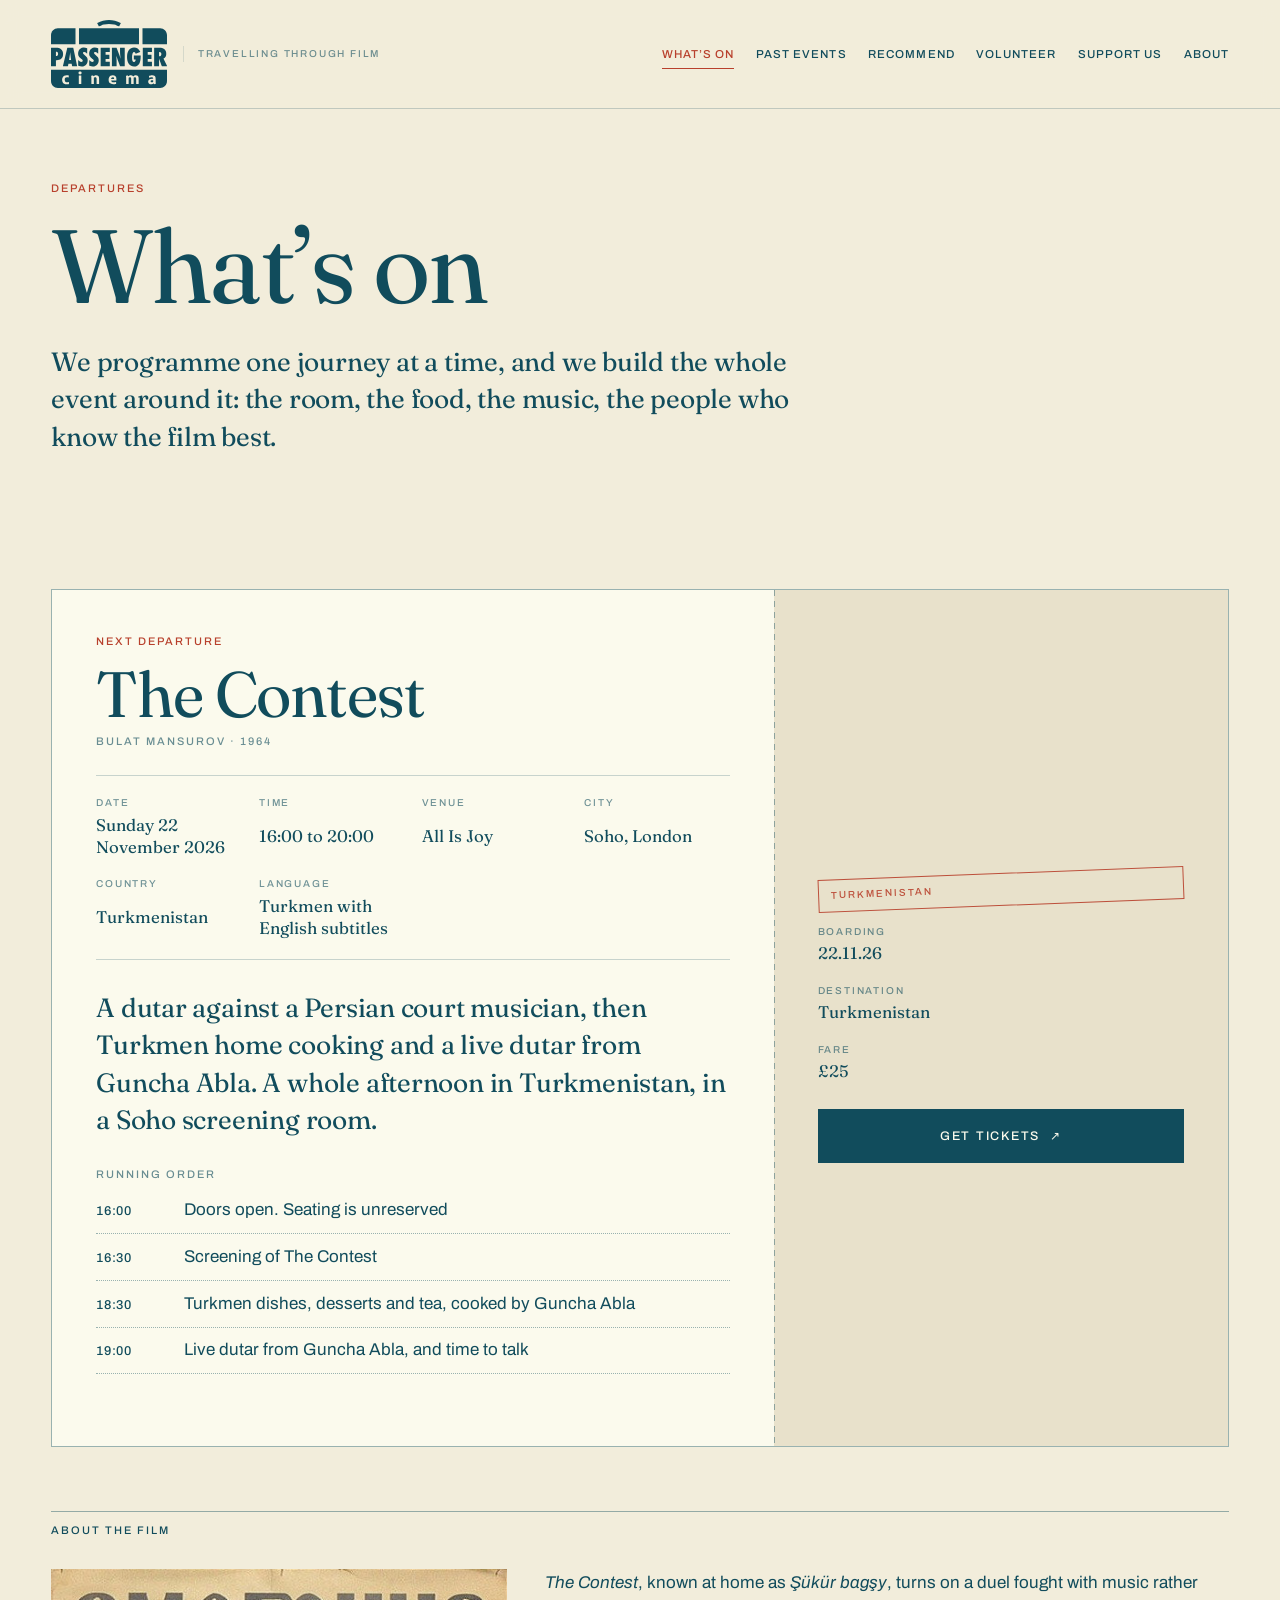
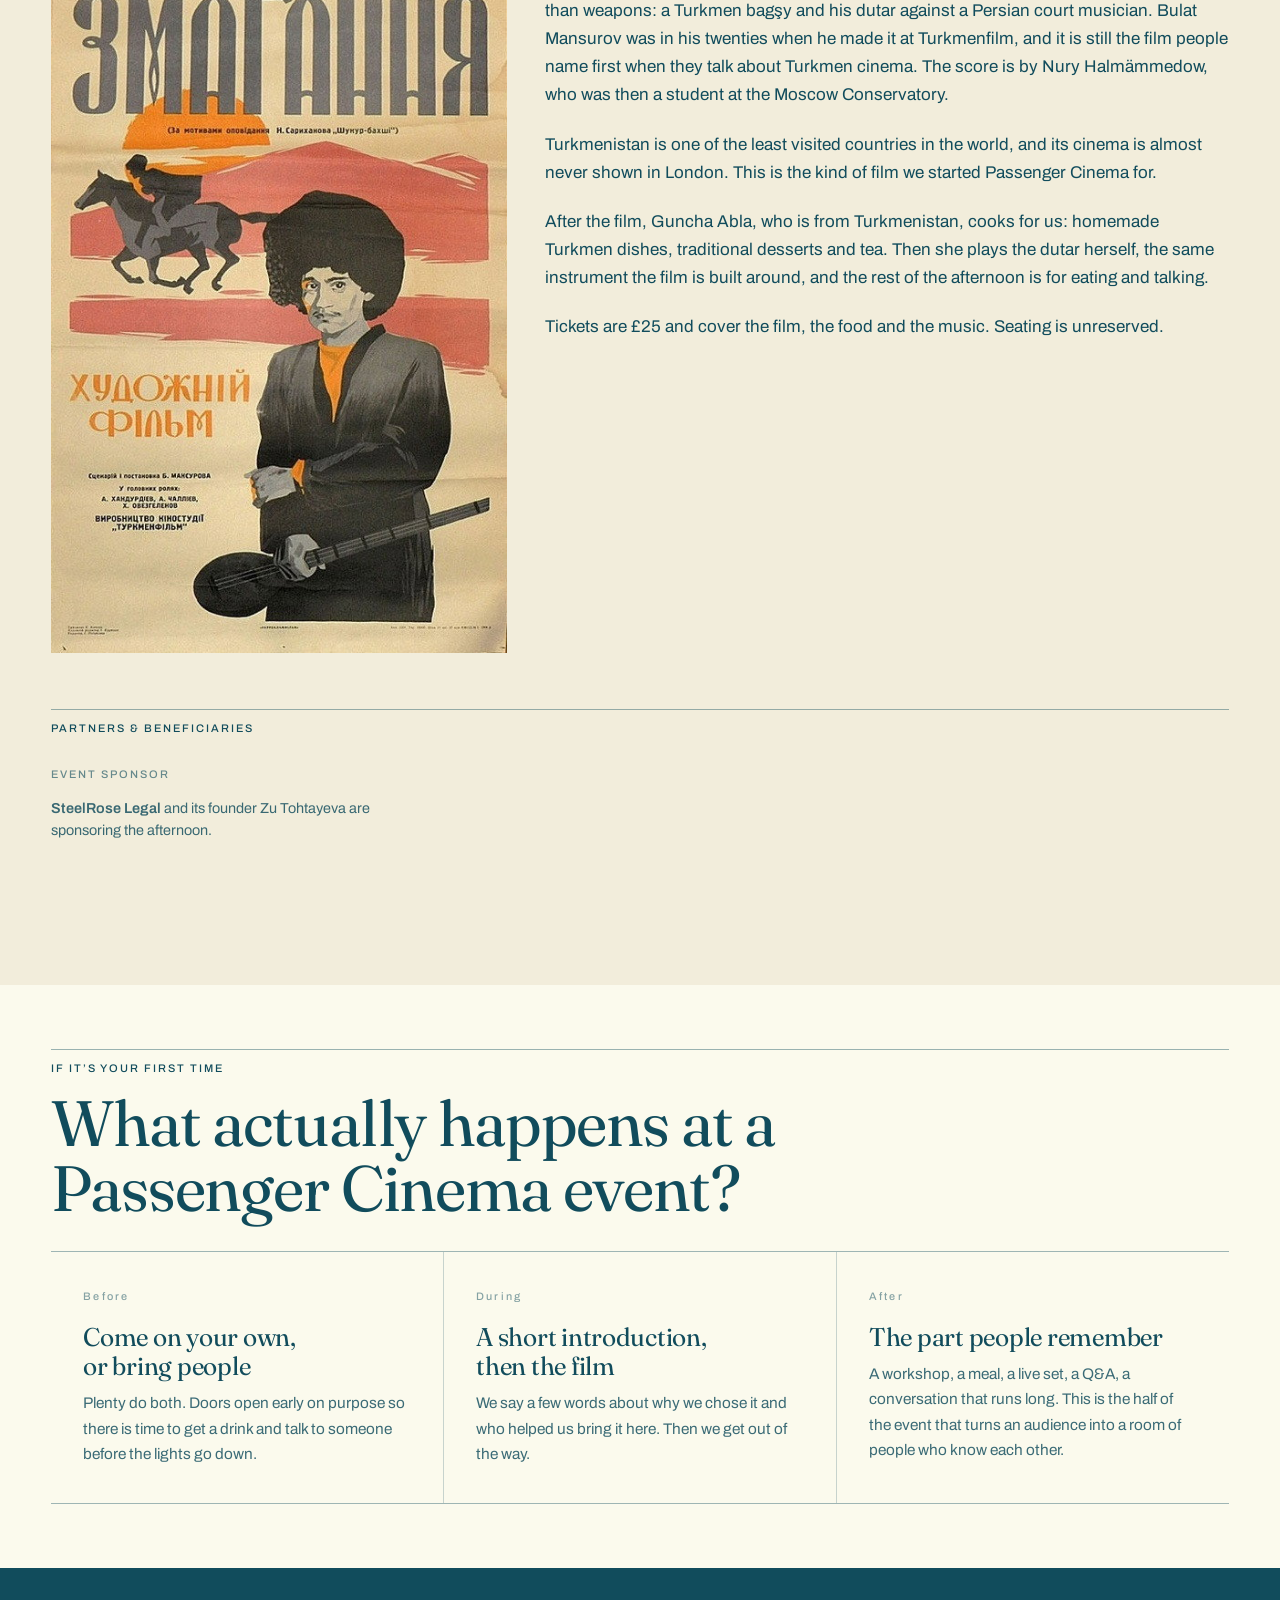
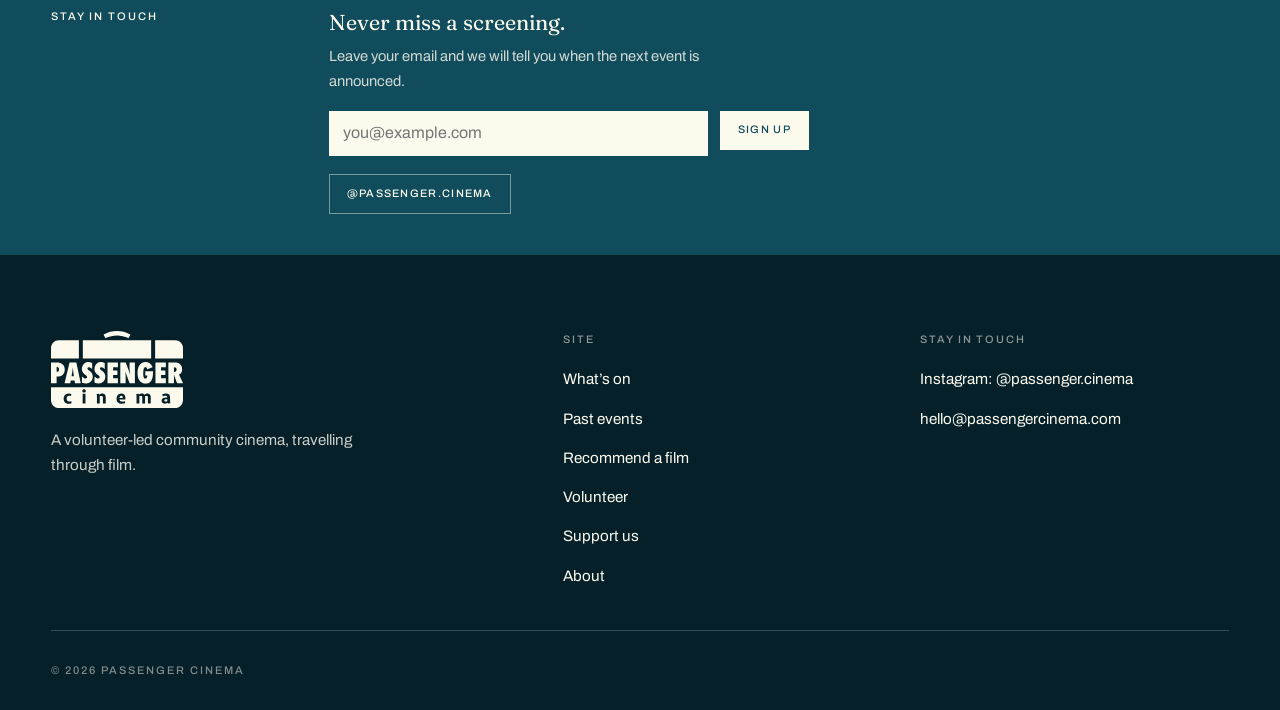
<file: screenings.html>
<!DOCTYPE html>
<html lang="en-GB">
<head>
<meta charset="utf-8">
<meta name="viewport" content="width=device-width, initial-scale=1">
<title>What&rsquo;s on | Passenger Cinema</title>
<meta name="description" content="Upcoming Passenger Cinema screenings. One journey at a time: the film, the venue, the running order and how to join us.">
<link rel="icon" href="assets/img/brand/logo-mark.png">
<link rel="preconnect" href="https://fonts.googleapis.com">
<link rel="preconnect" href="https://fonts.gstatic.com" crossorigin>
<link href="https://fonts.googleapis.com/css2?family=Fraunces:ital,opsz,wght@0,9..144,300..700;1,9..144,300..600&family=Archivo:wght@400;500;600;700&display=swap" rel="stylesheet">
<link rel="stylesheet" href="assets/css/style.css">
<script>
/* Fetch the content now, while the page is still parsing, rather than waiting
   for site.js at the end of the body. Without this the browser paints the copy
   built into this file first and swaps it a moment later, which reads as a
   flicker back to an older version of the page. */
window.__pcData = ["data/site.json", "data/events.json", "data/roles.json"].map(function (p) {
  var job = fetch(p, { cache: "no-cache" }).then(function (r) {
    if (!r.ok) throw new Error(p + " returned " + r.status);
    return r.json();
  });
  job.catch(function () {});   /* site.js handles the failure; keep the console quiet */
  return job;
});
</script>
</head>
<body>
<a class="skip" href="#main">Skip to content</a>

<header class="masthead">
  <div class="wrap masthead__in">
    <a class="brand" href="index.html" aria-label="Passenger Cinema home">
      <img src="assets/img/brand/logo-midnight.svg" alt="Passenger Cinema">
      <span class="brand__tag">Travelling through film</span>
    </a>
    <button class="navToggle" type="button" aria-expanded="false" aria-controls="nav">
      <span class="navToggle__t">Menu</span>
    </button>
    <nav class="nav" id="nav" data-open="false" aria-label="Main">
      <a href="screenings.html">What&rsquo;s on</a>
      <a href="archive.html">Past events</a>
      <a href="recommend.html">Recommend</a>
      <a href="volunteer.html">Volunteer</a>
      <a href="support.html">Support us</a>
      <a href="about.html">About</a>
    </nav>
  </div>
</header>

<main id="main">

  <section class="section section--tight" style="padding-top:clamp(2.5rem,6vw,4.5rem)">
    <div class="wrap">
      <p class="label label--stamp">Departures</p>
      <h1 class="display d1" style="max-width:14ch;margin:1rem 0 1.5rem" data-t="screenings.heading">What&rsquo;s on</h1>
      <p class="lede" style="max-width:46ch" data-t="screenings.standfirst">
        We programme one journey at a time, and we build the whole event around it: the room,
        the food, the music, the people who know the film best.
      </p>
    </div>
  </section>

  <section class="section">
    <div class="wrap" data-upcoming></div>
  </section>

  <!-- ============================================== HOW A SCREENING WORKS -->
  <section class="section ivory">
    <div class="wrap">
      <div class="shead">
        <div class="shead__top"><p class="label">If it&rsquo;s your first time</p></div>
        <h2 class="display d2" style="max-width:22ch" data-t="screenings.firstTimeHeading">What actually happens at a Passenger Cinema event?</h2>
      </div>
      <div class="pillars" data-t-pillars="screenings.firstTime">
        <article class="pillar">
          <span class="pillar__n">Before</span>
          <h3 class="display d4">Come on your own, or bring people</h3>
          <p>Plenty do both. Doors open early on purpose so there is time to get a drink and
             talk to someone before the lights go down.</p>
        </article>
        <article class="pillar">
          <span class="pillar__n">During</span>
          <h3 class="display d4">A short introduction, then the film</h3>
          <p>We say a few words about why we chose it and who helped us bring it here. Then we get
             out of the way.</p>
        </article>
        <article class="pillar">
          <span class="pillar__n">After</span>
          <h3 class="display d4">The part people remember</h3>
          <p>A workshop, a meal, a live set, a Q&amp;A, a conversation that runs long. This is the
             half of the event that turns an audience into a room of people who know each other.</p>
        </article>
      </div>
    </div>
  </section>

  <!-- ==================================================== STAY IN TOUCH -->
  <section class="section section--tight dark">
    <div class="wrap">
      <div class="two-col stayintouch">
        <div><p class="label">Stay in touch</p></div>
        <div>
          <p class="stayintouch__lede" data-t="subscribe.heading">Never miss a screening.</p>
          <p class="stayintouch__p" data-t="subscribe.body">
            Leave your email and we will tell you when the next event is announced.
          </p>

          <form class="form ph-no-capture" data-pcform data-subject="Newsletter" novalidate
                style="margin-top:1.1rem;max-width:30rem;gap:.5rem">
            <div class="hp" aria-hidden="true">
              <label>Leave this empty<input type="text" name="_hp" tabindex="-1" autocomplete="off"></label>
            </div>
            <div class="signup">
              <div class="field">
                <label class="sr" for="nl-email">Your email</label>
                <input id="nl-email" name="Your email" type="email" required
                       placeholder="you@example.com" autocomplete="email">
                <p class="err" hidden>Please enter a valid email</p>
              </div>
              <button class="btn btn--sm" type="submit">Sign up</button>
            </div>
            <div class="formMsg" data-formmsg role="status" aria-live="polite" style="margin-top:.75rem"></div>
          </form>

          <p class="stayintouch__row">
            <a class="btn btn--sm btn--ghost" data-instagram href="#" target="_blank" rel="noopener">@passenger.cinema</a>
          </p>
        </div>
      </div>
    </div>
  </section>
</main>

<footer class="foot">
  <div class="wrap">
    <div class="foot__grid">
      <div class="foot__brand">
        <img src="assets/img/brand/logo-ivory.svg" alt="Passenger Cinema">
        <p data-t="footerTagline">A volunteer-led community cinema, travelling through film.</p>
      </div>
      <div>
        <h4>Site</h4>
        <ul>
          <li><a href="screenings.html">What&rsquo;s on</a></li>
          <li><a href="archive.html">Past events</a></li>
          <li><a href="recommend.html">Recommend a film</a></li>
          <li><a href="volunteer.html">Volunteer</a></li>
          <li><a href="support.html">Support us</a></li>
          <li><a href="about.html">About</a></li>
        </ul>
      </div>
      <div>
        <h4>Stay in touch</h4>
        <ul>
          <li><a data-instagram href="#" target="_blank" rel="noopener">Instagram: @passenger.cinema</a></li>
          <li><a data-contact-email href="#">hello@passengercinema.com</a></li>
        </ul>
      </div>
    </div>
    <div class="foot__base">
      <p class="label">&copy; <span data-year>2026</span> Passenger Cinema</p>
    </div>
  </div>
</footer>

<script src="assets/js/site.js"></script>
</body>
</html>
</file>
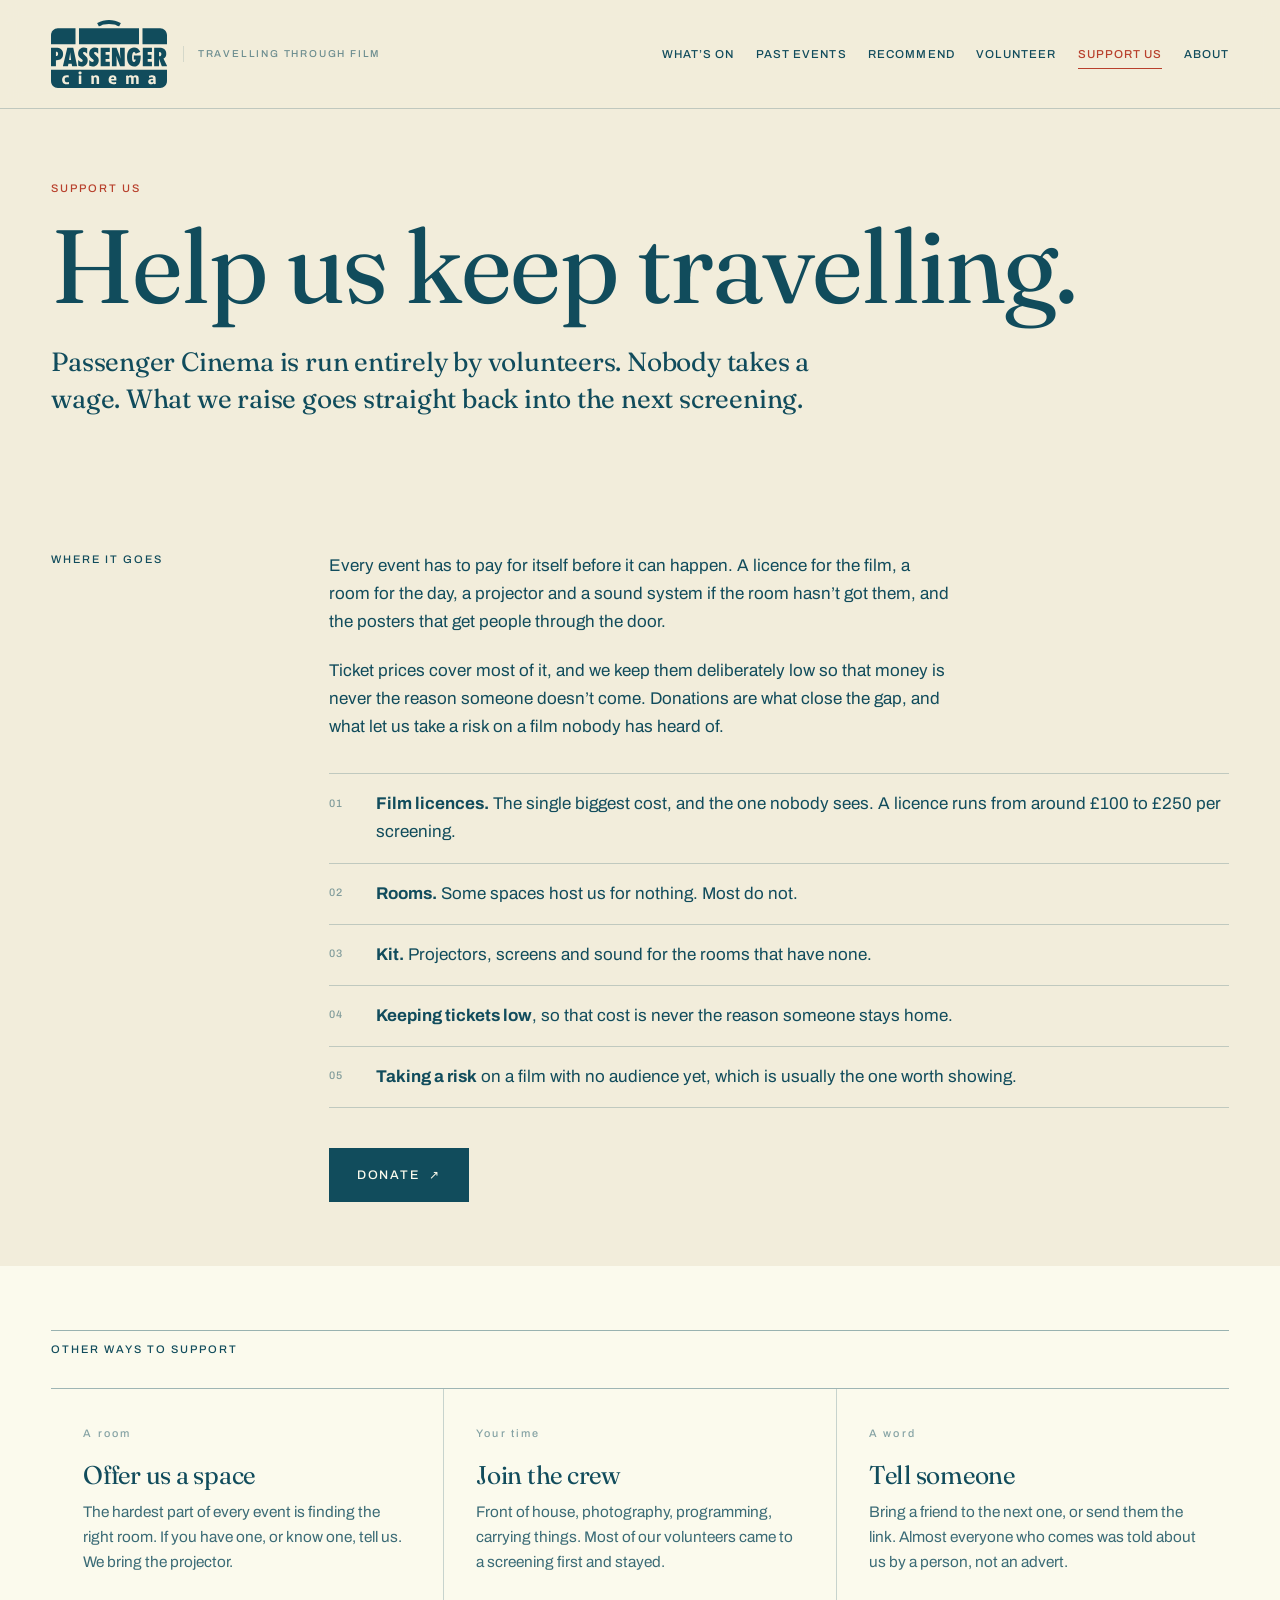
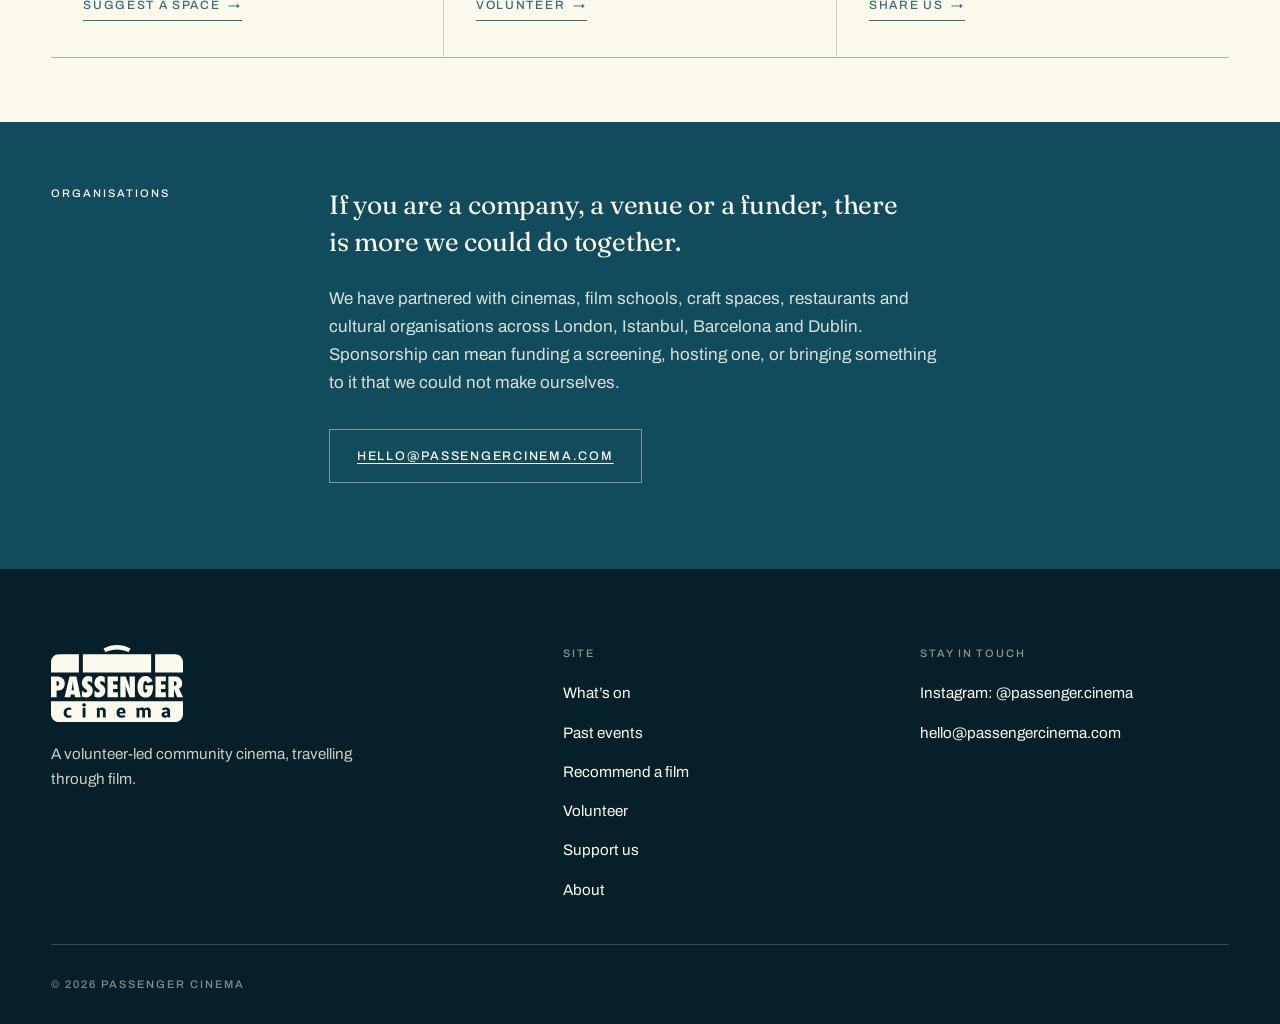
<file: support.html>
<!DOCTYPE html>
<html lang="en-GB">
<head>
<meta charset="utf-8">
<meta name="viewport" content="width=device-width, initial-scale=1">
<title>Support us | Passenger Cinema</title>
<meta name="description" content="Passenger Cinema is volunteer-run and every screening pays its own way. Support us so we can keep licensing films, hiring rooms and keeping tickets affordable.">
<link rel="icon" href="assets/img/brand/logo-mark.png">
<link rel="preconnect" href="https://fonts.googleapis.com">
<link rel="preconnect" href="https://fonts.gstatic.com" crossorigin>
<link href="https://fonts.googleapis.com/css2?family=Fraunces:ital,opsz,wght@0,9..144,300..700;1,9..144,300..600&family=Archivo:wght@400;500;600;700&display=swap" rel="stylesheet">
<link rel="stylesheet" href="assets/css/style.css">
<script>
/* Fetch the content now, while the page is still parsing, rather than waiting
   for site.js at the end of the body. Without this the browser paints the copy
   built into this file first and swaps it a moment later, which reads as a
   flicker back to an older version of the page. */
window.__pcData = ["data/site.json", "data/events.json", "data/roles.json"].map(function (p) {
  var job = fetch(p, { cache: "no-cache" }).then(function (r) {
    if (!r.ok) throw new Error(p + " returned " + r.status);
    return r.json();
  });
  job.catch(function () {});   /* site.js handles the failure; keep the console quiet */
  return job;
});
</script>
</head>
<body>
<a class="skip" href="#main">Skip to content</a>

<header class="masthead">
  <div class="wrap masthead__in">
    <a class="brand" href="index.html" aria-label="Passenger Cinema home">
      <img src="assets/img/brand/logo-midnight.svg" alt="Passenger Cinema">
      <span class="brand__tag">Travelling through film</span>
    </a>
    <button class="navToggle" type="button" aria-expanded="false" aria-controls="nav">
      <span class="navToggle__t">Menu</span>
    </button>
    <nav class="nav" id="nav" data-open="false" aria-label="Main">
      <a href="screenings.html">What&rsquo;s on</a>
      <a href="archive.html">Past events</a>
      <a href="recommend.html">Recommend</a>
      <a href="volunteer.html">Volunteer</a>
      <a href="support.html">Support us</a>
      <a href="about.html">About</a>
    </nav>
  </div>
</header>

<main id="main">

  <section class="section section--tight" style="padding-top:clamp(2.5rem,6vw,4.5rem)">
    <div class="wrap">
      <p class="label label--stamp">Support us</p>
      <h1 class="display d1" style="max-width:16ch;margin:1rem 0 1.5rem" data-t="support.heading">
        Help us keep travelling.
      </h1>
      <p class="lede" style="max-width:48ch" data-t="support.standfirst">
        Passenger Cinema is run entirely by volunteers. Nobody takes a wage. What we raise goes
        straight back into the next screening.
      </p>
    </div>
  </section>

  <!-- ========================================================== THE ASK -->
  <section class="section">
    <div class="wrap">
      <div class="two-col">
        <div><p class="label">Where it goes</p></div>
        <div>
          <div class="prose" data-t-paras="support.body">
            <p>
              Every event has to pay for itself before it can happen. A licence for the film, a room
              for the day, a projector and a sound system if the room hasn&rsquo;t got them, and the
              posters that get people through the door.
            </p>
            <p>
              Ticket prices cover most of it, and we keep them deliberately low so that money is never
              the reason someone doesn&rsquo;t come. Donations are what close the gap, and what let us
              take a risk on a film nobody has heard of.
            </p>
          </div>

          <ul class="offer" data-t-offer="support.uses" style="margin-top:2rem"></ul>

          <p style="margin:2.5rem 0 0">
            <a class="btn" data-donate href="#" target="_blank" rel="noopener">
              Donate <span aria-hidden="true">&#8599;</span>
            </a>
          </p>
        </div>
      </div>
    </div>
  </section>

  <!-- ==================================================== OTHER WAYS -->
  <section class="section ivory">
    <div class="wrap">
      <div class="shead">
        <div class="shead__top"><p class="label" data-t="support.otherHeading">Other ways to support</p></div>
      </div>
      <div class="pillars">
        <article class="pillar">
          <span class="pillar__n">A room</span>
          <h3 class="display d4">Offer us a space</h3>
          <p>The hardest part of every event is finding the right room. If you have one, or know one,
             tell us. We bring the projector.</p>
          <p style="margin-top:1rem"><a class="link" href="recommend.html">Suggest a space <span class="arw" aria-hidden="true">&rarr;</span></a></p>
        </article>
        <article class="pillar">
          <span class="pillar__n">Your time</span>
          <h3 class="display d4">Join the crew</h3>
          <p>Front of house, photography, programming, carrying things. Most of our volunteers came
             to a screening first and stayed.</p>
          <p style="margin-top:1rem"><a class="link" href="volunteer.html">Volunteer <span class="arw" aria-hidden="true">&rarr;</span></a></p>
        </article>
        <article class="pillar">
          <span class="pillar__n">A word</span>
          <h3 class="display d4">Tell someone</h3>
          <p>Bring a friend to the next one, or send them the link. Almost everyone who comes was
             told about us by a person, not an advert.</p>
          <p style="margin-top:1rem"><a class="link" data-instagram href="#" target="_blank" rel="noopener">Share us <span class="arw" aria-hidden="true">&rarr;</span></a></p>
        </article>
      </div>
    </div>
  </section>

  <!-- ========================================================== SPONSORS -->
  <section class="section dark">
    <div class="wrap">
      <div class="two-col">
        <div><p class="label">Organisations</p></div>
        <div class="prose">
          <p class="lede" style="max-width:34ch;margin-bottom:1.5rem" data-t="support.sponsorLede">
            If you are a company, a venue or a funder, there is more we could do together.
          </p>
          <p style="opacity:.85" data-t="support.sponsorBody">
            We have partnered with cinemas, film schools, craft spaces, restaurants and cultural
            organisations across London, Istanbul, Barcelona and Dublin. Sponsorship can mean funding a
            screening, hosting one, or bringing something to it that we could not make ourselves.
          </p>
          <p style="margin-top:2rem">
            <a class="btn btn--ghost" data-contact-email href="#">Talk to us</a>
          </p>
        </div>
      </div>
    </div>
  </section>

</main>

<footer class="foot">
  <div class="wrap">
    <div class="foot__grid">
      <div class="foot__brand">
        <img src="assets/img/brand/logo-ivory.svg" alt="Passenger Cinema">
        <p data-t="footerTagline">A volunteer-led community cinema, travelling through film.</p>
      </div>
      <div>
        <h4>Site</h4>
        <ul>
          <li><a href="screenings.html">What&rsquo;s on</a></li>
          <li><a href="archive.html">Past events</a></li>
          <li><a href="recommend.html">Recommend a film</a></li>
          <li><a href="volunteer.html">Volunteer</a></li>
          <li><a href="support.html">Support us</a></li>
          <li><a href="about.html">About</a></li>
        </ul>
      </div>
      <div>
        <h4>Stay in touch</h4>
        <ul>
          <li><a data-instagram href="#" target="_blank" rel="noopener">Instagram: @passenger.cinema</a></li>
          <li><a data-contact-email href="#">hello@passengercinema.com</a></li>
        </ul>
      </div>
    </div>
    <div class="foot__base">
      <p class="label">&copy; <span data-year>2026</span> Passenger Cinema</p>
    </div>
  </div>
</footer>

<script src="assets/js/site.js"></script>
</body>
</html>
</file>
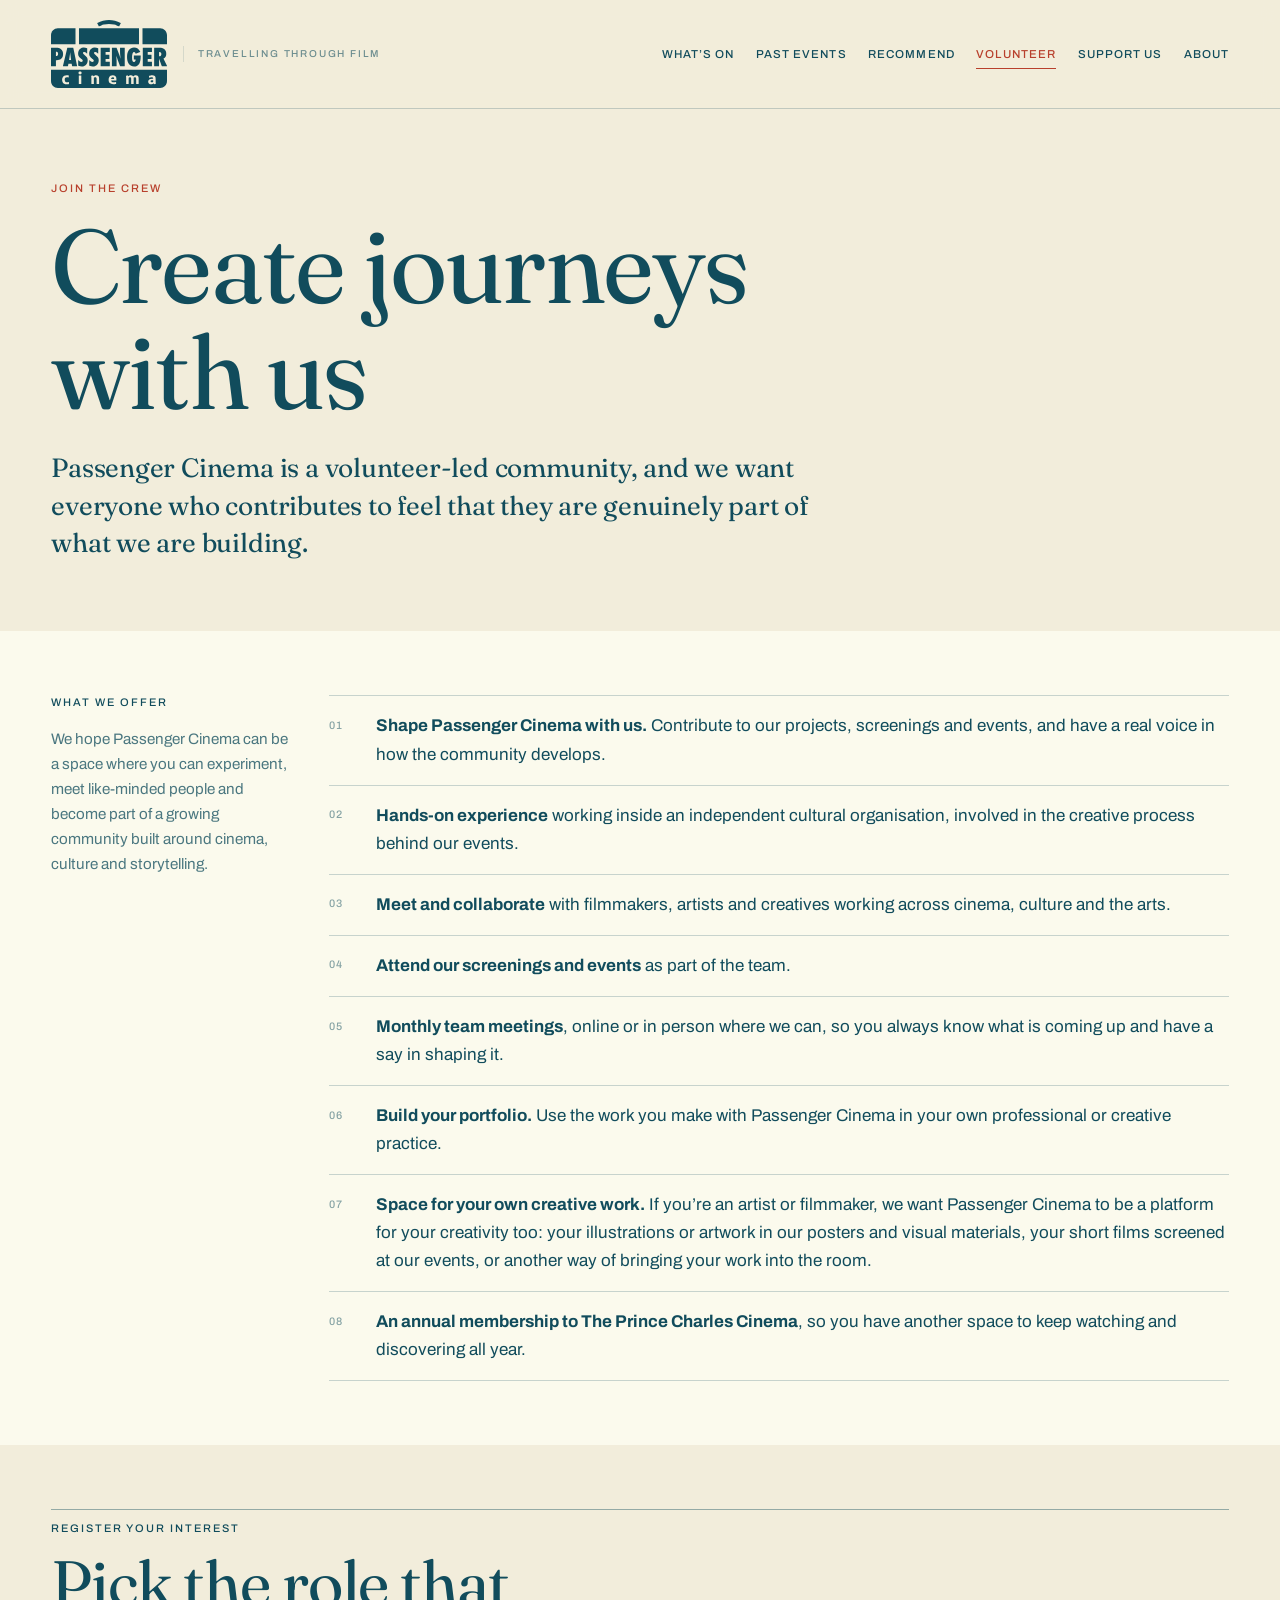
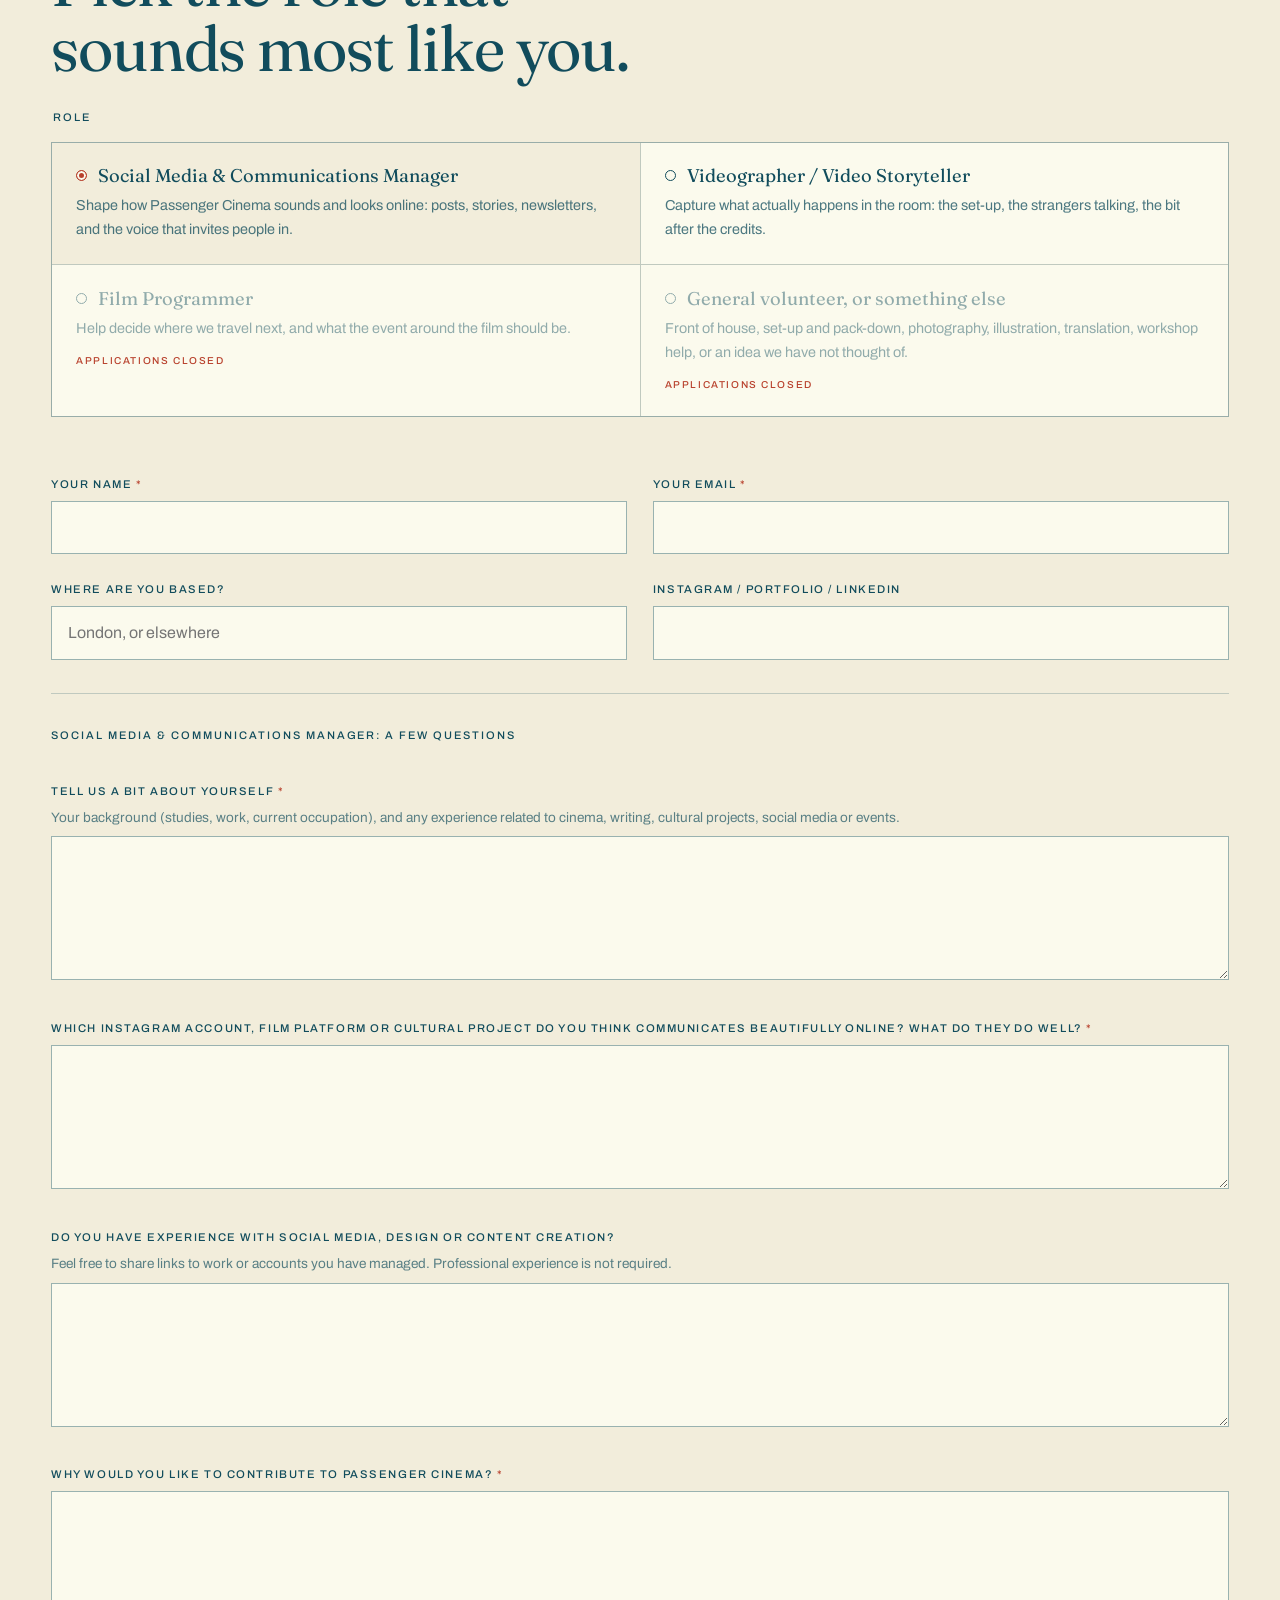
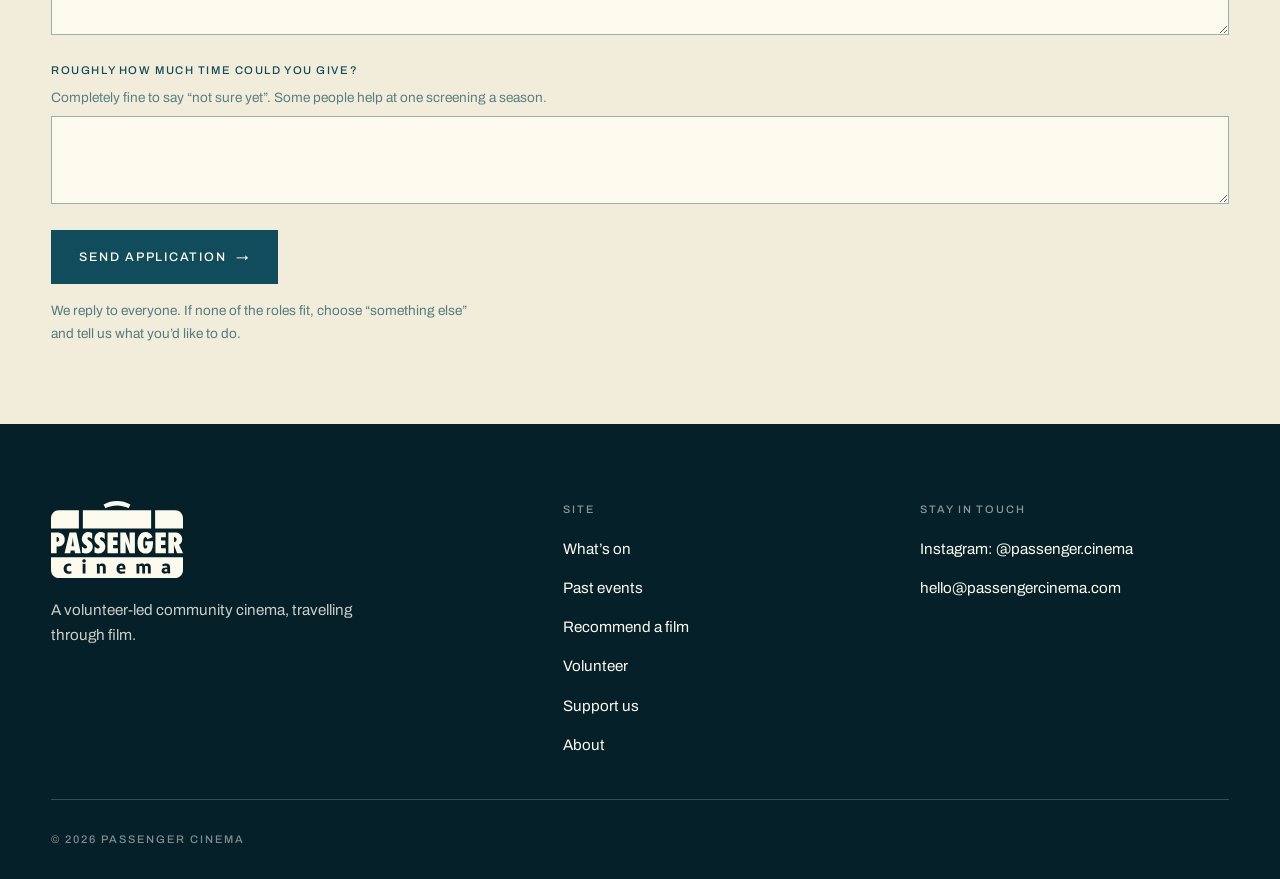
<file: volunteer.html>
<!DOCTYPE html>
<html lang="en-GB">
<head>
<meta charset="utf-8">
<meta name="viewport" content="width=device-width, initial-scale=1">
<title>Volunteer | Passenger Cinema</title>
<meta name="description" content="Passenger Cinema is volunteer-led. Join the crew as a film programmer, social media and communications manager, videographer, or general volunteer.">
<link rel="icon" href="assets/img/brand/logo-mark.png">
<link rel="preconnect" href="https://fonts.googleapis.com">
<link rel="preconnect" href="https://fonts.gstatic.com" crossorigin>
<link href="https://fonts.googleapis.com/css2?family=Fraunces:ital,opsz,wght@0,9..144,300..700;1,9..144,300..600&family=Archivo:wght@400;500;600;700&display=swap" rel="stylesheet">
<link rel="stylesheet" href="assets/css/style.css">
<script>
/* Fetch the content now, while the page is still parsing, rather than waiting
   for site.js at the end of the body. Without this the browser paints the copy
   built into this file first and swaps it a moment later, which reads as a
   flicker back to an older version of the page. */
window.__pcData = ["data/site.json", "data/events.json", "data/roles.json"].map(function (p) {
  var job = fetch(p, { cache: "no-cache" }).then(function (r) {
    if (!r.ok) throw new Error(p + " returned " + r.status);
    return r.json();
  });
  job.catch(function () {});   /* site.js handles the failure; keep the console quiet */
  return job;
});
</script>
</head>
<body>
<a class="skip" href="#main">Skip to content</a>

<header class="masthead">
  <div class="wrap masthead__in">
    <a class="brand" href="index.html" aria-label="Passenger Cinema home">
      <img src="assets/img/brand/logo-midnight.svg" alt="Passenger Cinema">
      <span class="brand__tag">Travelling through film</span>
    </a>
    <button class="navToggle" type="button" aria-expanded="false" aria-controls="nav">
      <span class="navToggle__t">Menu</span>
    </button>
    <nav class="nav" id="nav" data-open="false" aria-label="Main">
      <a href="screenings.html">What&rsquo;s on</a>
      <a href="archive.html">Past events</a>
      <a href="recommend.html">Recommend</a>
      <a href="volunteer.html">Volunteer</a>
      <a href="support.html">Support us</a>
      <a href="about.html">About</a>
    </nav>
  </div>
</header>

<main id="main">

  <section class="section section--tight" style="padding-top:clamp(2.5rem,6vw,4.5rem)">
    <div class="wrap">
      <p class="label label--stamp">Join the crew</p>
      <h1 class="display d1" style="max-width:15ch;margin:1rem 0 1.5rem" data-t="volunteer.heading">Create journeys with us</h1>
      <p class="lede" style="max-width:48ch" data-t="volunteer.standfirst">
        Passenger Cinema is a volunteer-led community, and we want everyone who contributes to feel
        that they are genuinely part of what we are building.
      </p>
    </div>
  </section>

  <!-- ====================================================== WHAT WE OFFER -->
  <section class="section ivory">
    <div class="wrap">
      <div class="two-col">
        <div>
          <p class="label">What we offer</p>
          <p style="opacity:.75;font-size:.95rem;margin-top:1rem;max-width:32ch" data-t="volunteer.offerIntro">
            We hope Passenger Cinema can be a space where you can experiment, meet
            like-minded people and become part of a growing community built around cinema, culture
            and storytelling.
          </p>
        </div>
        <div>
          <ul class="offer" data-t-offer="volunteer.offer">
            <li><span class="n">01</span><span><strong>Shape Passenger Cinema with us.</strong>
              Contribute to our projects, screenings and events, and have a real voice in how the
              community develops.</span></li>
            <li><span class="n">02</span><span><strong>Hands-on experience</strong> working inside an
              independent cultural organisation, involved in the creative process behind our events.</span></li>
            <li><span class="n">03</span><span><strong>Meet and collaborate</strong> with filmmakers,
              artists and creatives working across cinema, culture and the arts.</span></li>
            <li><span class="n">04</span><span><strong>Attend our screenings and events</strong> as
              part of the team.</span></li>
            <li><span class="n">05</span><span><strong>Build your portfolio.</strong> Use the
              work you make with Passenger Cinema in your own professional or creative practice.</span></li>
            <li><span class="n">06</span><span><strong>Space for your own creative work.</strong> If
              you&rsquo;re an artist or filmmaker, we want Passenger Cinema to be a platform for your
              creativity too: your illustrations or artwork in our posters and visual materials, your
              short films screened at our events, or another way of bringing your work into the room.</span></li>
            <li><span class="n">07</span><span><strong>An annual membership to The Prince Charles
              Cinema</strong>, so you have another space to keep watching and discovering all year.</span></li>
          </ul>
        </div>
      </div>
    </div>
  </section>

  <!-- ============================================================= FORM -->
  <section class="section">
    <div class="wrap">
      <div class="shead">
        <div class="shead__top">
          <p class="label">Register your interest</p>
        </div>
        <h2 class="display d2" style="max-width:20ch">Pick the role that sounds most like you.</h2>
      </div>

      <form class="form ph-no-capture" data-pcform data-subject="Volunteer applications"
            data-thanks="volunteer.thanks" novalidate>
        <div class="hp" aria-hidden="true">
          <label>Leave this empty<input type="text" name="_hp" tabindex="-1" autocomplete="off"></label>
        </div>

        <fieldset style="border:0;padding:0;margin:0">
          <legend class="label" style="margin-bottom:1rem">Role</legend>
          <div class="roles" data-roles></div>
        </fieldset>

        <div class="grid2">
          <div class="field">
            <label for="v-name">Your name <span class="req" aria-hidden="true">*</span></label>
            <input id="v-name" name="Your name" type="text" required autocomplete="name">
            <p class="err" hidden>Please fill this in</p>
          </div>
          <div class="field">
            <label for="v-email">Your email <span class="req" aria-hidden="true">*</span></label>
            <input id="v-email" name="Your email" type="email" required autocomplete="email">
            <p class="err" hidden>Please enter a valid email</p>
          </div>
        </div>

        <div class="grid2">
          <div class="field">
            <label for="v-loc">Where are you based?</label>
            <input id="v-loc" name="Based in" type="text" placeholder="London, or elsewhere" autocomplete="off">
          </div>
          <div class="field">
            <label for="v-links">Instagram / portfolio / LinkedIn</label>
            <input id="v-links" name="Links" type="text" autocomplete="off">
          </div>
        </div>

        <hr style="margin:.5rem 0">

        <div data-role-questions></div>

        <div class="field">
          <label for="v-time">Roughly how much time could you give?</label>
          <p class="hint">Completely fine to say &ldquo;not sure yet&rdquo;. Some people help at one screening a season.</p>
          <textarea id="v-time" name="Availability" style="min-height:5.5rem"></textarea>
        </div>

        <div class="formMsg" data-formmsg role="status" aria-live="polite"></div>

        <div>
          <button class="btn" type="submit">Send application <span aria-hidden="true">&rarr;</span></button>
          <p class="formNote" style="margin-top:1rem">
            We reply to everyone. If none of the roles fit, choose &ldquo;something else&rdquo; and
            tell us what you&rsquo;d like to do.
          </p>
        </div>
      </form>
    </div>
  </section>
</main>

<footer class="foot">
  <div class="wrap">
    <div class="foot__grid">
      <div class="foot__brand">
        <img src="assets/img/brand/logo-ivory.svg" alt="Passenger Cinema">
        <p data-t="footerTagline">A volunteer-led community cinema, travelling through film.</p>
      </div>
      <div>
        <h4>Site</h4>
        <ul>
          <li><a href="screenings.html">What&rsquo;s on</a></li>
          <li><a href="archive.html">Past events</a></li>
          <li><a href="recommend.html">Recommend a film</a></li>
          <li><a href="volunteer.html">Volunteer</a></li>
          <li><a href="support.html">Support us</a></li>
          <li><a href="about.html">About</a></li>
        </ul>
      </div>
      <div>
        <h4>Stay in touch</h4>
        <ul>
          <li><a data-instagram href="#" target="_blank" rel="noopener">Instagram: @passenger.cinema</a></li>
          <li><a data-contact-email href="#">hello@passengercinema.com</a></li>
        </ul>
      </div>
    </div>
    <div class="foot__base">
      <p class="label">&copy; <span data-year>2026</span> Passenger Cinema</p>
    </div>
  </div>
</footer>

<script src="assets/js/site.js"></script>
</body>
</html>
</file>
<file: assets/css/style.css>
/* ==========================================================================
   PASSENGER CINEMA
   Brand: Midnight Green #114C5C · Ivory #FBFAED (from the official logo kit)
   ========================================================================== */

/* --------------------------------------------------------------- tokens - */
:root {
  --ink:            #06202A;
  --midnight:       #114C5C;
  --midnight-2:     #0D3C49;
  --midnight-soft:  #2A6C7D;
  --ivory:          #FBFAED;
  --paper:          #F2EDDB;
  --paper-2:        #E8E1CB;
  --stamp:          #B8402C;
  --ochre:          #D2913A;

  --rule:           color-mix(in srgb, var(--midnight) 22%, transparent);
  --rule-strong:    color-mix(in srgb, var(--midnight) 42%, transparent);
  --rule-dark:      rgba(251, 250, 237, .20);

  /* two typefaces, not three: Fraunces for display, Archivo for everything
     else. The small letterspaced labels that used to be set in a monospace
     are Archivo at 500 now. */
  --display: "Fraunces", "Iowan Old Style", "Palatino Linotype", Palatino, Georgia, serif;
  --sans:    "Archivo", "Helvetica Neue", Helvetica, Arial, sans-serif;

  --gut:   clamp(1.25rem, 4vw, 3.5rem);
  --maxw:  1320px;
  --readw: 62ch;

  /* height of the sticky masthead — the mobile nav drops from underneath it,
     so change it here and everything follows */
  --headerH: clamp(84px, 7.5vw, 112px);

  --ease: cubic-bezier(.22,.61,.36,1);
}

/* ---------------------------------------------------------------- reset - */
*, *::before, *::after { box-sizing: border-box; }
html { -webkit-text-size-adjust: 100%; scroll-behavior: smooth; }
@media (prefers-reduced-motion: reduce) {
  html { scroll-behavior: auto; }
  *, *::before, *::after { animation-duration: .001ms !important; transition-duration: .001ms !important; }
}
body {
  margin: 0;
  background: var(--paper);
  color: var(--midnight);
  font-family: var(--sans);
  font-size: clamp(1rem, .96rem + .2vw, 1.0625rem);
  line-height: 1.65;
  -webkit-font-smoothing: antialiased;
  text-rendering: optimizeLegibility;
}
img, svg, video { max-width: 100%; display: block; }
img { height: auto; }
a { color: inherit; }
button, input, select, textarea { font: inherit; color: inherit; }
h1, h2, h3, h4 { margin: 0; font-weight: 400; }
p { margin: 0 0 1.1em; }
ul { margin: 0; padding: 0; }
hr { border: 0; border-top: 1px solid var(--rule); margin: 0; }

::selection { background: var(--ochre); color: var(--ink); }

:focus-visible {
  outline: 2px solid var(--stamp);
  outline-offset: 3px;
  border-radius: 2px;
}

.skip {
  position: absolute; left: -9999px; top: 0; z-index: 200;
  background: var(--midnight); color: var(--ivory);
  padding: .75rem 1.25rem; font-family: var(--sans); font-weight: 500; font-size: .8rem;
}
.skip:focus { left: 0; }

.sr {
  position: absolute; width: 1px; height: 1px; padding: 0; margin: -1px;
  overflow: hidden; clip: rect(0 0 0 0); white-space: nowrap; border: 0;
}

/* ------------------------------------------------------------- primitives */
.wrap { width: 100%; max-width: var(--maxw); margin-inline: auto; padding-inline: var(--gut); }
.wrap--narrow { max-width: 880px; }

.section { padding-block: clamp(3.25rem, 5vw, 4.5rem); }
.section--tight { padding-block: clamp(2.25rem, 3.2vw, 2.75rem); }

.dark  { background: var(--midnight); color: var(--ivory); }
.dark  { --rule: var(--rule-dark); --rule-strong: rgba(251,250,237,.4); }
.deep  { background: var(--ink);     color: var(--ivory); }
.deep  { --rule: var(--rule-dark); --rule-strong: rgba(251,250,237,.4); }
.ivory { background: var(--ivory);   color: var(--midnight); }

/* labels: the small letterspaced mono used all over the site.
   These hold editable content, so they have to survive someone typing a long
   value into the CMS. Wrap rather than overflow, and never exceed the column. */
.label {
  font-family: var(--sans); font-weight: 500;
  font-size: .6875rem;
  letter-spacing: .18em;
  text-transform: uppercase;
  line-height: 1.4;
  margin: 0;
  max-width: 100%;
  overflow-wrap: anywhere;
}
.label--muted { opacity: .62; }
.label--stamp { color: var(--stamp); }
/* the stamp red goes muddy on dark grounds, so switch to ochre there */
.dark .label--stamp, .deep .label--stamp, .hero .label--stamp, .ehero .label--stamp { color: var(--ochre); }
/* over photography, muted labels lose the fight: keep them legible */
.hero .label--muted, .ehero .label--muted {
  opacity: .95; color: var(--ochre);
  text-shadow: 0 1px 12px rgba(6,32,42,.85);
}

/* display type */
.display {
  font-family: var(--display);
  font-weight: 400;
  font-variation-settings: "SOFT" 0, "WONK" 1, "opsz" 60;
  line-height: 1.02;
  letter-spacing: -.018em;
  text-wrap: balance;
}
.d1 { font-size: clamp(2.75rem, 8.5vw, 6.5rem); }
.d2 { font-size: clamp(2.1rem, 5.4vw, 4rem); }
.d3 { font-size: clamp(1.55rem, 3.2vw, 2.4rem); line-height: 1.08; }
.d4 { font-size: clamp(1.25rem, 2vw, 1.6rem);  line-height: 1.15; letter-spacing: -.01em; }

.lede {
  font-family: var(--display);
  font-size: clamp(1.2rem, 1.05rem + 1vw, 1.65rem);
  line-height: 1.42;
  font-weight: 400;
  letter-spacing: -.008em;
  max-width: 34ch;
}
.prose { max-width: var(--readw); }
.prose p { margin-bottom: 1.25em; }
.prose em { font-style: italic; }
.prose a { text-decoration: underline; text-underline-offset: .22em; text-decoration-thickness: 1px; }

.rule { border-top: 1px solid var(--rule); }
.rule-strong { border-top: 1px solid var(--rule-strong); }

/* section heading: label + rule + title */
.shead { display: grid; gap: .8rem; margin-bottom: clamp(1.5rem, 2.4vw, 1.9rem); }
.shead__top {
  display: flex; align-items: baseline; gap: 1rem;
  border-top: 1px solid var(--rule-strong); padding-top: .7rem;
}
.shead__top .label { flex: 0 0 auto; }
.shead__top .shead__note { margin-left: auto; text-align: right; }

/* ------------------------------------------------------------------ links */
.link {
  display: inline-flex; align-items: center; gap: .5rem;
  font-family: var(--sans); font-weight: 500; font-size: .75rem; letter-spacing: .14em;
  text-transform: uppercase; text-decoration: none;
  padding-bottom: .25rem;
  border-bottom: 1px solid currentColor;
  transition: gap .25s var(--ease), opacity .2s;
}
.link:hover { gap: .9rem; }
.link .arw { transition: transform .25s var(--ease); }
.link:hover .arw { transform: translateX(2px); }

.btn {
  display: inline-flex; align-items: center; justify-content: center; gap: .6rem;
  font-family: var(--sans); font-weight: 500; font-size: .78rem; letter-spacing: .14em;
  text-transform: uppercase; text-decoration: none;
  padding: 1rem 1.7rem;
  background: var(--midnight); color: var(--ivory);
  border: 1px solid var(--midnight);
  cursor: pointer;
  transition: background .22s var(--ease), color .22s var(--ease), transform .22s var(--ease);
}
.btn:hover { background: var(--stamp); border-color: var(--stamp); color: var(--ivory); transform: translateY(-1px); }
.btn--ghost { background: transparent; color: currentColor; border-color: currentColor; }
.btn--ghost:hover { background: currentColor; color: var(--paper); }
.dark .btn, .deep .btn { background: var(--ivory); color: var(--midnight); border-color: var(--ivory); }
.dark .btn:hover, .deep .btn:hover { background: var(--ochre); border-color: var(--ochre); color: var(--ink); }
.dark .btn--ghost, .deep .btn--ghost { background: transparent; color: var(--ivory); border-color: rgba(251,250,237,.45); }
.dark .btn--ghost:hover, .deep .btn--ghost:hover { background: var(--ivory); color: var(--midnight); border-color: var(--ivory); }
.btn[disabled] { opacity: .45; pointer-events: none; }

/* ----------------------------------------------------------------- stamps */
.stamp {
  display: inline-block;
  font-family: var(--sans); font-weight: 500; font-size: .625rem; letter-spacing: .2em; text-transform: uppercase;
  padding: .45rem .75rem;
  border: 1.5px solid currentColor;
  color: var(--stamp);
  transform: rotate(-2.2deg);
  opacity: .9;
}
.stamp--ochre { color: var(--ochre); }
.stamp--flat  { transform: none; }
.dark .stamp, .deep .stamp, .hero .stamp, .ehero .stamp { color: var(--ochre); }
.ticket__stub .stamp { color: var(--stamp); }

/* -------------------------------------------------------------- site head */
.masthead {
  position: sticky; top: 0; z-index: 60;
  background: color-mix(in srgb, var(--paper) 92%, transparent);
  backdrop-filter: blur(10px);
  border-bottom: 1px solid var(--rule);
}
.masthead--onDark {
  background: color-mix(in srgb, var(--ink) 82%, transparent);
  color: var(--ivory);
  border-bottom-color: var(--rule-dark);
}
.masthead__in {
  display: flex; align-items: center; gap: 1.5rem;
  min-height: var(--headerH);
  padding-block: clamp(1rem, 1.6vw, 1.6rem);
}
.brand { display: flex; align-items: center; gap: 1rem; text-decoration: none; flex: 0 0 auto; }
.brand img { width: clamp(92px, 10vw, 116px); }
.brand__tag {
  display: none;
  font-family: var(--sans); font-weight: 500; font-size: .625rem; letter-spacing: .18em; text-transform: uppercase;
  opacity: .6; padding-left: .85rem; border-left: 1px solid var(--rule);
}
@media (min-width: 900px) { .brand__tag { display: block; } }

/* Archivo sets wider than the monospace it replaced, so the six items no
   longer fitted beside the logo at the narrowest desktop width. The gap and
   the tracking come in a little to buy that space back. */
.nav { margin-left: auto; display: flex; align-items: center; gap: clamp(.8rem, 1.7vw, 1.9rem); }
.nav a {
  font-family: var(--sans); font-weight: 500; font-size: .72rem; letter-spacing: .09em; text-transform: uppercase;
  text-decoration: none; padding: .35rem 0; position: relative; white-space: nowrap;
}
.nav a::after {
  content: ""; position: absolute; left: 0; right: 100%; bottom: 0;
  border-bottom: 1px solid currentColor; transition: right .28s var(--ease);
}
.nav a:hover::after, .nav a[aria-current="page"]::after { right: 0; }
.nav a[aria-current="page"] { color: var(--stamp); }
.masthead--onDark .nav a[aria-current="page"] { color: var(--ochre); }

.navToggle {
  margin-left: auto; display: inline-flex; align-items: center; gap: .5rem;
  background: none; border: 1px solid var(--rule-strong); cursor: pointer;
  padding: .5rem .8rem;
  font-family: var(--sans); font-weight: 500; font-size: .68rem; letter-spacing: .14em; text-transform: uppercase;
}
@media (min-width: 1000px) { .navToggle { display: none; } }
@media (max-width: 999px) {
  .nav {
    position: fixed; inset: var(--headerH) 0 auto 0;
    background: var(--midnight); color: var(--ivory);
    flex-direction: column; align-items: flex-start; gap: 0;
    padding: 1rem var(--gut) 2rem;
    border-bottom: 1px solid var(--rule-dark);
    transform: translateY(-8px); opacity: 0; pointer-events: none;
    transition: opacity .2s var(--ease), transform .2s var(--ease);
    max-height: calc(100dvh - var(--headerH)); overflow-y: auto;
  }
  .nav[data-open="true"] { transform: none; opacity: 1; pointer-events: auto; }
  .nav a { width: 100%; padding: .95rem 0; border-bottom: 1px solid rgba(251,250,237,.14); font-size: .82rem; }
  .nav a::after { display: none; }
  .nav a[aria-current="page"] { color: var(--ochre); }
}

/* ------------------------------------------------------------------- hero */
.hero { position: relative; background: var(--ink); color: var(--ivory); overflow: hidden; }
.hero__media { position: absolute; inset: 0; }
/* the crowd sits right of centre, away from the headline, so hold that side
   when a narrow screen crops the frame */
.hero__media img {
  width: 100%; height: 100%; object-fit: cover; object-position: 65% center;
  opacity: .52; filter: saturate(.85) contrast(1.03);
}
.hero__media::after {
  content: ""; position: absolute; inset: 0;
  background:
    linear-gradient(180deg, rgba(6,32,42,.72) 0%, rgba(6,32,42,.35) 38%, rgba(6,32,42,.88) 100%),
    radial-gradient(120% 80% at 50% 0%, transparent 40%, rgba(6,32,42,.6) 100%);
}
.hero__in {
  position: relative;
  min-height: min(74vh, 640px);
  display: flex; flex-direction: column; justify-content: flex-end;
  padding-block: clamp(4rem, 12vh, 7rem) clamp(2rem, 5vh, 3rem);
}
.hero__kicker { display: flex; flex-wrap: wrap; align-items: center; gap: .9rem; margin-bottom: 1.4rem; }
.hero h1 { max-width: 16ch; margin-bottom: 1.5rem; }
.hero__sub { max-width: 46ch; opacity: .88; margin-bottom: 2.25rem; }
.hero__foot { display: flex; flex-wrap: wrap; gap: 1rem 2rem; align-items: center; }

/* grain */
.grain::before {
  content: ""; position: absolute; inset: 0; pointer-events: none; z-index: 1;
  opacity: .16; mix-blend-mode: overlay;
  background-image: url("data:image/svg+xml;utf8,<svg xmlns='http://www.w3.org/2000/svg' width='180' height='180'><filter id='n'><feTurbulence type='fractalNoise' baseFrequency='.85' numOctaves='3' stitchTiles='stitch'/><feColorMatrix type='saturate' values='0'/></filter><rect width='180' height='180' filter='url(%23n)' opacity='.55'/></svg>");
}

/* A portrait image beside a column of text, used for the film poster on the
   screenings page and the founders photograph on the About page. Each fills
   the white space the other would leave. */
.filmgrid { display: grid; gap: clamp(1.5rem, 3vw, 2.75rem); align-items: start; }
@media (min-width: 780px) {
  .filmgrid { grid-template-columns: minmax(0, .8fr) minmax(0, 1.2fr); }
}
.filmgrid__fig { margin: 0; }
.filmgrid__fig img { width: 100%; }
.filmgrid .prose { max-width: none; }

/* ------------------------------------------------------- boarding / ticket */
.ticket {
  position: relative;
  background: var(--ivory); color: var(--midnight);
  display: grid; grid-template-columns: 1fr;
  border: 1px solid var(--rule-strong);
}
.dark .ticket, .deep .ticket { border-color: transparent; }
@media (min-width: 860px) { .ticket { grid-template-columns: 1.35fr .85fr; } }

.ticket__main { padding: clamp(1.6rem, 3.5vw, 2.75rem); }
.ticket__stub {
  padding: clamp(1.6rem, 3.5vw, 2.75rem);
  background: var(--paper-2);
  display: flex; flex-direction: column; gap: 1.1rem; justify-content: center;
  position: relative;
}
/* perforation */
.ticket__stub::before {
  content: ""; position: absolute; inset-block: 0; left: 0; width: 1px;
  background-image: linear-gradient(var(--rule-strong) 55%, transparent 0);
  background-size: 1px 11px;
}
@media (max-width: 859px) {
  .ticket__stub::before { inset: 0 0 auto 0; width: auto; height: 1px;
    background-image: linear-gradient(90deg, var(--rule-strong) 55%, transparent 0);
    background-size: 11px 1px; }
}
.ticket__row { display: grid; gap: .2rem; }
.ticket__row dt { font-family: var(--sans); font-weight: 500; font-size: .625rem; letter-spacing: .18em; text-transform: uppercase; opacity: .6; }
.ticket__row dd { margin: 0; font-family: var(--display); font-size: 1.05rem; line-height: 1.3; overflow-wrap: anywhere; }
.ticket__meta { display: grid; grid-template-columns: repeat(auto-fit, minmax(120px, 1fr)); gap: 1.1rem; margin: 1.6rem 0 1.8rem;
  border-top: 1px solid var(--rule); border-bottom: 1px solid var(--rule); padding-block: 1.2rem; }

.runorder { list-style: none; display: grid; gap: .55rem; margin: 0 0 1.75rem; }
.runorder li { display: grid; grid-template-columns: 4.5rem 1fr; gap: 1rem; align-items: baseline;
  padding-bottom: .55rem; border-bottom: 1px dotted var(--rule-strong); }
.runorder time { font-family: var(--sans); font-weight: 500; font-size: .8rem; letter-spacing: .06em; font-variant-numeric: tabular-nums; }

/* a smaller button, for places that should not shout */
.btn--sm { padding: .62rem 1.05rem; font-size: .68rem; letter-spacing: .12em; gap: .45rem; }

/* Stay in touch: deliberately compact. It sits at the foot of the page
   and should not compete with the screening above it. */
.stayintouch__lede { font-family: var(--display); font-size: 1.35rem; line-height: 1.25; margin: 0 0 .5rem; }
.stayintouch__p { opacity: .82; font-size: .92rem; max-width: 48ch; margin: 0; }
.stayintouch__row { display: flex; flex-wrap: wrap; gap: .6rem; margin: 1.1rem 0 0; }
.stayintouch .field input { padding: .62rem .85rem; }

/* email signup: field and button on one line where there is room */
.signup { display: grid; gap: .75rem; }
@media (min-width: 520px) { .signup { grid-template-columns: 1fr auto; align-items: start; } }
.signup .btn { white-space: nowrap; }

/* A single row of photographs you drag or swipe sideways. Full bleed on
   purpose, so it is obvious there is more past the edge. */
.reelwrap { position: relative; }
.reel {
  display: flex; gap: .75rem;
  overflow-x: auto; overscroll-behavior-x: contain;
  scroll-snap-type: x proximity;
  -webkit-overflow-scrolling: touch;
  padding: clamp(1.5rem,3vw,2.25rem) var(--gut);
  /* without this the first snap point sits one gutter in, so the strip never
     quite returns to the beginning */
  scroll-padding-inline: var(--gut);
  scrollbar-width: none;                 /* moved with the arrows instead */
}
.reel::-webkit-scrollbar { display: none; }

/* the two arrows, sitting over the ends of the strip */
.reelbtn {
  position: absolute; top: 50%; transform: translateY(-50%); z-index: 2;
  width: 3rem; height: 3rem; border-radius: 50%;
  display: grid; place-items: center;
  border: 1px solid var(--rule);
  background: var(--ivory); color: var(--midnight);
  font-size: 1.15rem; line-height: 1; cursor: pointer;
  box-shadow: 0 2px 14px rgba(17, 76, 92, .16);
  transition: opacity .2s var(--ease), background .2s var(--ease);
}
.reelbtn--prev { left: max(.5rem, calc(var(--gut) - 1.5rem)); }
.reelbtn--next { right: max(.5rem, calc(var(--gut) - 1.5rem)); }
.reelbtn:hover { background: #fff; }
.reelbtn:disabled { opacity: 0; pointer-events: none; }
.reelbtn[hidden] { display: none; }
@media (max-width: 600px) { .reelbtn { width: 2.6rem; height: 2.6rem; } }
/* a strip of prints: each photo keeps its own shape, they share a height */
.reel__item {
  margin: 0; flex: 0 0 auto; scroll-snap-align: start;
  max-width: 86vw;
}
.reel__item img {
  height: clamp(210px, 30vw, 330px);
  width: auto; max-width: 100%;
  /* an unloaded image is auto-width, so it measures zero, the strip collapses
     and lazy loading never fires. This keeps a box for it to arrive into and
     is always narrower than the real photograph, so it never crops. */
  min-width: 110px;
  object-fit: cover; display: block;
}
.reel__item .figcap { margin-top: .5rem; }

/* ------------------------------------------------------------- subscribe */
.subscribe {
  display: grid; gap: 1.5rem; align-items: center;
  border-block: 1px solid var(--rule);
  padding-block: clamp(1.75rem, 3vw, 2.5rem);
}
@media (min-width: 820px) {
  .subscribe { grid-template-columns: 1fr auto; gap: 2.5rem; }
}

/* --------------------------------------------------------------- pillars */
.pillars { display: grid; gap: 1px; background: var(--rule); border-block: 1px solid var(--rule); }
@media (min-width: 780px) { .pillars { grid-template-columns: repeat(3, 1fr); } }
.pillar { background: var(--paper); padding: clamp(1.5rem, 3vw, 2.25rem) clamp(1.25rem, 2.5vw, 2rem); }
.ivory .pillars .pillar { background: var(--ivory); }
.pillar__n { font-family: var(--sans); font-weight: 500; font-size: .68rem; letter-spacing: .2em; opacity: .5; display: block; margin-bottom: 1.1rem; }
.pillar h3 { margin-bottom: .6rem; }
.pillar p { margin: 0; font-size: .96rem; opacity: .82; }

/* --------------------------------------------------------------- passport -
   The stamps are SVG, drawn in site.js, so all the box styling that used to
   live here is gone. What is left positions them and sets the ink colour.
   -------------------------------------------------------------------------- */
.passport {
  display: flex; flex-wrap: wrap;
  gap: clamp(.9rem, 2vw, 1.6rem);
  padding-block: 1rem;
}

/* The wrapper exists so the hover postcard has somewhere to live: the SVG
   would otherwise clip it. */
.pstamp-wrap { position: relative; display: inline-block; }

.pstamp {
  --ink: var(--stamp);
  position: relative;
  display: inline-grid; justify-items: center; gap: .18rem;
  padding: .7rem 1rem .6rem;
  text-decoration: none;
  color: var(--ink);
  font-family: var(--sans); font-weight: 500;
  font-size: .68rem;
  letter-spacing: .18em;
  text-transform: uppercase;
  line-height: 1.3;
  border: 2px solid currentColor;
  border-radius: 4px;
  box-shadow: inset 0 0 0 1px currentColor;   /* the inner rule of the double frame */
  background-clip: padding-box;
  transition: transform .3s var(--ease), opacity .2s var(--ease);
  -webkit-mask-image: url("data:image/svg+xml;utf8,<svg xmlns='http://www.w3.org/2000/svg' width='240' height='120'><filter id='r'><feTurbulence type='fractalNoise' baseFrequency='.9' numOctaves='4' seed='7'/><feColorMatrix type='matrix' values='0 0 0 0 0  0 0 0 0 0  0 0 0 0 0  1 0 0 0 -.28'/></filter><rect width='240' height='120' fill='white'/><rect width='240' height='120' filter='url(%23r)'/></svg>");
          mask-image: url("data:image/svg+xml;utf8,<svg xmlns='http://www.w3.org/2000/svg' width='240' height='120'><filter id='r'><feTurbulence type='fractalNoise' baseFrequency='.9' numOctaves='4' seed='7'/><feColorMatrix type='matrix' values='0 0 0 0 0  0 0 0 0 0  0 0 0 0 0  1 0 0 0 -.28'/></filter><rect width='240' height='120' fill='white'/><rect width='240' height='120' filter='url(%23r)'/></svg>");
  -webkit-mask-size: 240px 120px;
          mask-size: 240px 120px;
}
.pstamp__n {
  font-weight: 700;
  max-width: 22ch;
  text-align: center;
  overflow-wrap: anywhere;
}
.pstamp em { font-style: normal; opacity: .75; }

/* every stamp sits at its own angle, like a page that has been filling up */
.pstamp-wrap:nth-child(6n+1) .pstamp { transform: rotate(-3.4deg); }
.pstamp-wrap:nth-child(6n+2) .pstamp { transform: rotate(2.1deg)  translateY(3px); }
.pstamp-wrap:nth-child(6n+3) .pstamp { transform: rotate(-1.2deg) translateY(-2px); }
.pstamp-wrap:nth-child(6n+4) .pstamp { transform: rotate(4.1deg); }
.pstamp-wrap:nth-child(6n+5) .pstamp { transform: rotate(-2.6deg) translateY(2px); }
.pstamp-wrap:nth-child(6n+6) .pstamp { transform: rotate(1.4deg)  translateY(-3px); }

/* three ink colours, cycling, so the page looks stamped over time */
.pstamp-wrap:nth-child(3n+2) .pstamp { --ink: #2E6E7E; }
.pstamp-wrap:nth-child(3n+3) .pstamp { --ink: #7A6A2F; }
.deep .pstamp                        { --ink: #E0705C; }
.deep .pstamp-wrap:nth-child(3n+2) .pstamp { --ink: #7FC3D4; }
.deep .pstamp-wrap:nth-child(3n+3) .pstamp { --ink: var(--ochre); }

.pstamp-wrap:hover .pstamp { opacity: .82; transform: rotate(0deg) scale(1.04); }

/* the one we have not been to yet: not stamped, just pencilled in */
.pstamp[data-next="true"] {
  --ink: var(--ochre);
  border-style: dashed;
  box-shadow: none;
  -webkit-mask-image: none; mask-image: none;
  opacity: .9;
}
/* ---- the postcard that appears on hover -------------------------------- */
.pcard {
  position: absolute;
  bottom: calc(100% + 6px);
  left: 50%;
  width: 168px;
  z-index: 30;
  display: grid; gap: .1rem;
  padding: 8px 8px 10px;
  background: var(--ivory);
  color: var(--midnight);
  box-shadow: 0 2px 3px rgba(6,32,42,.14), 0 18px 34px -14px rgba(6,32,42,.6);
  opacity: 0; visibility: hidden;
  transform: translateX(-50%) rotate(-2.5deg) scale(.94);
  transform-origin: bottom center;
  transition: opacity .22s var(--ease), transform .28s var(--ease), visibility .22s;
  pointer-events: none;
}
.pcard__fig { display: block; overflow: hidden; }
.pcard__fig img { width: 100%; aspect-ratio: 4 / 3; object-fit: cover; display: block; }
.pcard__t {
  font-family: var(--display); font-size: .82rem; line-height: 1.2;
  letter-spacing: 0; text-transform: none; margin-top: .45rem;
}
.pcard__n {
  font-family: var(--sans); font-weight: 500; font-size: .56rem; letter-spacing: .14em;
  text-transform: uppercase; opacity: .55;
}
.pcard::after {
  content: ""; position: absolute; top: 100%; left: 50%; translate: -50% 0;
  border: 6px solid transparent; border-top-color: var(--ivory);
}

/* Hover only. On a touch screen tapping should just follow the link. */
@media (hover: hover) and (pointer: fine) {
  .pstamp-wrap:hover .pcard,
  .pstamp-wrap:focus-within .pcard {
    opacity: 1; visibility: visible;
    transform: translateX(-50%) rotate(-2.5deg) scale(1);
  }
}

@media (prefers-reduced-motion: reduce) {
  .pstamp-wrap:hover .pstamp { transform: none; }
  .pcard { transition: opacity .01ms, visibility .01ms; }
}
/* ------------------------------------------------------------ event cards */
.cards { display: grid; gap: clamp(1.5rem, 2.4vw, 2.1rem); }
@media (min-width: 720px)  { .cards--2 { grid-template-columns: repeat(2, 1fr); } }
@media (min-width: 720px)  { .cards--3 { grid-template-columns: repeat(2, 1fr); } }
@media (min-width: 1040px) { .cards--3 { grid-template-columns: repeat(3, 1fr); } }

/* Cards are postcards: a photographic print with a white margin, dropped on
   the page at a slight angle. The tilt alternates so a grid of them looks
   placed by hand rather than mechanically rotated. */
.card { display: flex; flex-direction: column; text-decoration: none; }

.card__fig {
  position: relative;
  background: var(--ivory);
  padding: 11px 11px 13px;
  box-shadow:
    0 1px 1px rgba(6,32,42,.10),
    0 10px 26px -12px rgba(6,32,42,.40);
  transition: transform .45s var(--ease), box-shadow .45s var(--ease);
  transform: rotate(-.7deg);
}
.card:nth-child(even) .card__fig { transform: rotate(.8deg); }
.card:nth-child(3n)   .card__fig { transform: rotate(-.35deg); }

.card:hover .card__fig,
.card:focus-visible .card__fig {
  transform: rotate(0deg) translateY(-4px);
  box-shadow:
    0 2px 2px rgba(6,32,42,.10),
    0 20px 40px -14px rgba(6,32,42,.45);
}

.card__fig img,
.card__fig .poster {
  display: block; width: 100%; aspect-ratio: 4 / 3;
  object-fit: cover;
  background: var(--midnight-2);
}

/* the index number sits on the white margin, like a pencilled note */
.card__no {
  position: absolute; right: 14px; bottom: 16px; z-index: 2;
  font-family: var(--sans); font-weight: 500; font-size: .62rem; letter-spacing: .16em;
  color: var(--midnight); opacity: .45;
}

.card__body { padding-top: 1.15rem; display: grid; gap: .45rem; }
.card__meta { display: flex; flex-wrap: wrap; gap: .5rem 1rem; }
.card h3 { font-family: var(--display); font-size: clamp(1.2rem, 1.6vw, 1.5rem); line-height: 1.12; letter-spacing: -.012em; }
.card__dir { font-size: .9rem; opacity: .7; margin: 0; }
.card__beyond { font-size: .88rem; opacity: .78; margin: .35rem 0 0; padding-top: .55rem; border-top: 1px solid var(--rule); }

/* placeholder poster when an event has no photos yet */
.poster {
  display: grid; place-content: center; gap: .6rem; text-align: center;
  padding: 1.5rem;
  background:
    repeating-linear-gradient(135deg, rgba(251,250,237,.045) 0 2px, transparent 2px 9px),
    linear-gradient(155deg, var(--midnight) 0%, var(--ink) 100%);
  color: var(--ivory);
}
.poster__t { font-family: var(--display); font-size: 1.15rem; line-height: 1.15; max-width: 16ch; margin-inline: auto; }
.poster__n { font-family: var(--sans); font-weight: 500; font-size: .62rem; letter-spacing: .2em; opacity: .55; text-transform: uppercase; }

/* ---------------------------------------------------------- archive index */
.filters { display: flex; flex-wrap: wrap; gap: .45rem; margin-bottom: clamp(1.75rem, 4vw, 2.5rem); }
.filters button {
  background: transparent; border: 1px solid var(--rule-strong); cursor: pointer;
  padding: .5rem .8rem;
  display: inline-flex; align-items: center; gap: .5rem;
  font-family: var(--sans); font-weight: 500; font-size: .68rem; letter-spacing: .13em; text-transform: uppercase;
  transition: background .18s var(--ease), color .18s var(--ease), border-color .18s var(--ease);
}
.filters button:hover { border-color: var(--midnight); }
.filters button[aria-pressed="true"] { background: var(--midnight); border-color: var(--midnight); color: var(--ivory); }

/* ------------------------------------------------------------ event page  */
.ehero { position: relative; background: var(--ink); color: var(--ivory); overflow: hidden; }
.ehero__media { position: absolute; inset: 0; }
.ehero__media img { width: 100%; height: 100%; object-fit: cover; opacity: .48; }
.ehero__media::after { content: ""; position: absolute; inset: 0;
  background: linear-gradient(180deg, rgba(6,32,42,.7) 0%, rgba(6,32,42,.3) 40%, rgba(6,32,42,.92) 100%); }
.ehero__in { position: relative; padding-block: clamp(3.5rem, 10vh, 6rem) clamp(2.25rem, 5vh, 3.5rem);
  min-height: min(62vh, 540px); display: flex; flex-direction: column; justify-content: flex-end; }
.ehero h1 { max-width: 18ch; margin-block: 1.1rem .9rem; }

.emeta { display: grid; grid-template-columns: repeat(auto-fit, minmax(150px, 1fr)); gap: 1.4rem;
  border-block: 1px solid var(--rule); padding-block: 1.5rem; }
.emeta div { display: grid; gap: .3rem; }
.emeta dt { font-family: var(--sans); font-weight: 500; font-size: .625rem; letter-spacing: .18em; text-transform: uppercase; opacity: .6; }
.emeta dd { margin: 0; font-family: var(--display); font-size: 1.05rem; line-height: 1.3; }


/* Contributors. A round photograph if there is one, initials if not, so a
   venue with no picture still lines up with a person who has one. */
.credits { list-style: none; display: grid; gap: .1rem; }
.credit {
  display: grid; grid-template-columns: 40px 1fr; gap: .85rem; align-items: center;
  padding: .7rem 0; border-bottom: 1px solid var(--rule);
}
.credit:first-child { border-top: 1px solid var(--rule); }
.credit__pic {
  width: 40px; height: 40px; border-radius: 50%;
  object-fit: cover; display: grid; place-items: center;
  background: var(--paper-2); color: var(--midnight);
  font-family: var(--sans); font-weight: 500; font-size: .62rem; letter-spacing: .06em;
}
.dark .credit__pic, .deep .credit__pic { background: var(--midnight-soft); color: var(--ivory); }
.credit__pic--initials { border: 1px solid var(--rule-strong); }
.credit__t { display: grid; gap: .1rem; font-size: .95rem; }
.credit__t b { font-weight: 600; }
.credit__r {
  font-family: var(--sans); font-weight: 500; font-size: .62rem; letter-spacing: .13em;
  text-transform: uppercase; opacity: .6;
}

/* ---------------------------------------------------------------- gallery */
.gallery { display: grid; gap: 10px; grid-template-columns: repeat(2, 1fr); grid-auto-flow: dense; }
@media (min-width: 760px)  { .gallery { grid-template-columns: repeat(3, 1fr); } }
@media (min-width: 1100px) { .gallery { grid-template-columns: repeat(4, 1fr); } }
.gallery button {
  padding: 0; border: 0; background: var(--midnight-2); cursor: zoom-in; overflow: hidden;
  aspect-ratio: 1; display: block;
}
.gallery img { width: 100%; height: 100%; object-fit: cover; transition: transform .6s var(--ease), opacity .3s; }
.gallery button:hover img { transform: scale(1.05); opacity: .9; }
.gallery button:nth-child(6n+1) { grid-column: span 2; aspect-ratio: 2 / 1; }

.lightbox {
  position: fixed; inset: 0; z-index: 200; display: none;
  background: rgba(6,32,42,.96);
  padding: clamp(1rem, 4vw, 3rem);
  overflow: hidden;
}
/* minmax(0, 1fr) rather than 1fr: a plain 1fr row refuses to shrink below the
   photograph's own height, so tall pictures ran off the screen on desktop. */
.lightbox[data-open="true"] { display: grid; grid-template-rows: auto minmax(0, 1fr) auto; gap: 1rem; }
.lightbox__bar { display: flex; align-items: center; gap: 1rem; color: var(--ivory); }
.lightbox__bar .label { opacity: .7; }
/* flex, not grid: a grid row here sizes itself to the photograph's own height,
   so max-height: 100% on the image had nothing smaller to measure against */
.lightbox__fig {
  display: flex; align-items: center; justify-content: center;
  min-height: 0; min-width: 0; overflow: hidden;
}
.lightbox__fig img { max-width: 100%; max-height: 100%; width: auto; height: auto; object-fit: contain; }
.lightbox__nav { display: flex; justify-content: center; gap: .6rem; }
.lightbox button {
  background: transparent; border: 1px solid rgba(251,250,237,.45); color: var(--ivory); cursor: pointer;
  padding: .6rem 1rem; font-family: var(--sans); font-weight: 500; font-size: .72rem; letter-spacing: .13em; text-transform: uppercase;
}
.lightbox button:hover { background: var(--ivory); color: var(--midnight); }
.lightbox__close { margin-left: auto; }

/* ------------------------------------------------------------------ forms */
.form { display: grid; gap: 1.6rem; }
.field { display: grid; gap: .5rem; }
/* The role questions are injected into a plain wrapper, so they would
   otherwise stack with no gap at all while the rest of the form breathes.
   Long answer boxes need more air than the short fields above them. */
[data-role-questions] { display: grid; gap: 2.4rem; }
.field > label { font-family: var(--sans); font-weight: 500; font-size: .7rem; letter-spacing: .14em; text-transform: uppercase; }
.field .hint { font-size: .85rem; opacity: .68; line-height: 1.5; margin: 0; }
.field .req { color: var(--stamp); }
.dark .field .req, .deep .field .req { color: var(--ochre); }

.field input, .field textarea, .field select {
  width: 100%;
  background: var(--ivory);
  border: 1px solid var(--rule-strong);
  padding: .85rem 1rem;
  font-family: var(--sans); font-size: 1rem; line-height: 1.5;
  border-radius: 0;
  transition: border-color .18s, background .18s;
}
.field textarea { min-height: 9rem; resize: vertical; }
.field select { appearance: none;
  background-image: url("data:image/svg+xml;utf8,<svg xmlns='http://www.w3.org/2000/svg' width='14' height='9'><path d='M1 1l6 6 6-6' fill='none' stroke='%23114C5C' stroke-width='1.6'/></svg>");
  background-repeat: no-repeat; background-position: right 1rem center; padding-right: 2.6rem; }
.field input:focus, .field textarea:focus, .field select:focus { border-color: var(--midnight); outline-offset: 1px; }
.field input[aria-invalid="true"], .field textarea[aria-invalid="true"] { border-color: var(--stamp); background: color-mix(in srgb, var(--stamp) 6%, var(--ivory)); }
.field .err { color: var(--stamp); font-family: var(--sans); font-weight: 500; font-size: .7rem; letter-spacing: .1em; text-transform: uppercase; }

.grid2 { display: grid; gap: 1.6rem; }
@media (min-width: 680px) { .grid2 { grid-template-columns: 1fr 1fr; } }

.hp { position: absolute; left: -9999px; opacity: 0; height: 0; overflow: hidden; }

.formNote { font-size: .85rem; opacity: .7; max-width: 52ch; }

.formMsg { display: none; padding: 1.25rem 1.4rem; border: 1px solid var(--rule-strong); font-size: .95rem; }
.formMsg[data-state="ok"]   { display: block; border-color: var(--midnight); background: color-mix(in srgb, var(--midnight) 8%, transparent); }
.formMsg[data-state="err"]  { display: block; border-color: var(--stamp);   background: color-mix(in srgb, var(--stamp) 8%, transparent); }
.formMsg[data-state="mail"] { display: block; border-color: var(--ochre);   background: color-mix(in srgb, var(--ochre) 12%, transparent); }

/* role picker */
.roles { display: grid; gap: 1px; background: var(--rule); border: 1px solid var(--rule); margin-bottom: 2rem; }
@media (min-width: 820px) { .roles { grid-template-columns: repeat(2, 1fr); } }
.role { background: var(--ivory); }
.role label { display: block; padding: 1.4rem 1.5rem; cursor: pointer; height: 100%; transition: background .18s; }
.role label:hover { background: var(--paper); }
/* visually hidden but still a real, focusable, screen-reader-visible radio */
.role input {
  position: absolute; width: 1px; height: 1px; margin: -1px; padding: 0;
  overflow: hidden; clip: rect(0 0 0 0); white-space: nowrap; border: 0;
}
.role input:focus-visible + span { outline: 2px solid var(--stamp); outline-offset: 4px; }
.role__t { display: flex; align-items: baseline; gap: .7rem; margin-bottom: .5rem; }
.role__dot { width: 11px; height: 11px; border: 1.5px solid var(--midnight); border-radius: 50%; flex: 0 0 auto; transform: translateY(-1px); }
.role input:checked ~ span .role__dot { background: var(--stamp); border-color: var(--stamp); box-shadow: inset 0 0 0 2px var(--ivory); }
.role input:checked ~ span { color: var(--midnight); }
.role:has(input:checked) label { background: var(--paper); }
.role:has(input:checked) { box-shadow: inset 3px 0 0 var(--stamp); }
.role h3 { font-family: var(--display); font-size: 1.15rem; line-height: 1.15; }
.role p { margin: 0; font-size: .9rem; opacity: .75; }

/* a role that is not recruiting: still listed, visibly out of reach */
.role--closed label { cursor: default; }
.role--closed label:hover { background: transparent; }
.role--closed .role__t, .role--closed p { opacity: .45; }
.role--closed .role__closed {
  opacity: 1; margin-top: .8rem;
  font-family: var(--sans); font-weight: 500; font-size: .625rem;
  letter-spacing: .16em; text-transform: uppercase; color: var(--stamp);
}

/* offer list */
.offer { list-style: none; display: grid; gap: 0; }
.offer li { display: grid; grid-template-columns: 2.2rem 1fr; gap: .75rem; align-items: start;
  padding: 1rem 0; border-bottom: 1px solid var(--rule); }
.offer li:first-child { border-top: 1px solid var(--rule); }
.offer .n { font-family: var(--sans); font-weight: 500; font-size: .68rem; letter-spacing: .1em; opacity: .5; padding-top: .3rem; }

/* ----------------------------------------------------------------- footer */
.foot { background: var(--ink); color: var(--ivory); padding-block: clamp(3rem, 6vw, 5rem) 2rem; }
.foot a { text-decoration: none; }
.foot__grid { display: grid; gap: 2.5rem; padding-bottom: 2.5rem; border-bottom: 1px solid var(--rule-dark); }
@media (min-width: 860px) { .foot__grid { grid-template-columns: 1.5fr 1fr 1fr; gap: 3rem; } }
.foot__brand img { width: 132px; margin-bottom: 1.25rem; }
.foot__brand p { max-width: 34ch; opacity: .8; font-size: .95rem; }
.foot h4 { font-family: var(--sans); font-weight: 500; font-size: .68rem; letter-spacing: .18em; text-transform: uppercase; opacity: .55; margin-bottom: 1rem; }
.foot ul { list-style: none; display: grid; gap: .7rem; }
.foot ul a { font-size: .95rem; border-bottom: 1px solid transparent; padding-bottom: 1px; }
.foot ul a:hover { border-bottom-color: currentColor; }
.foot__base { display: flex; flex-wrap: wrap; gap: .75rem 2rem; padding-top: 2rem; align-items: center; }
.foot__base .label { opacity: .5; }
.foot__base .foot__awards { margin-left: auto; }

/* ------------------------------------------------------------------- misc */
.marquee-rule {
  border-block: 1px solid var(--rule);
  padding-block: .8rem;
  overflow: hidden;
}
.marquee-rule__in { display: flex; gap: 2.5rem; white-space: nowrap; font-family: var(--sans); font-weight: 500;
  font-size: .68rem; letter-spacing: .2em; text-transform: uppercase; opacity: .6; }

.two-col { display: grid; gap: clamp(1.75rem, 3vw, 2.75rem); align-items: start; }
@media (min-width: 900px) { .two-col { grid-template-columns: minmax(0,.42fr) minmax(0,1.58fr); } }
.two-col--even { grid-template-columns: 1fr; }
@media (min-width: 900px) { .two-col--even { grid-template-columns: 1fr 1fr; } }

.figcap { font-family: var(--sans); font-weight: 500; font-size: .66rem; letter-spacing: .12em; text-transform: uppercase;
  opacity: .55; margin-top: .7rem; }
/* Turkish needs a dotted capital İ, which the CSS transform cannot give us.
   These captions are written in capitals already and left exactly as typed. */
.figcap--asis { text-transform: none; }

.empty {
  border: 1px dashed var(--rule-strong); padding: clamp(1.75rem, 4vw, 2.75rem);
  text-align: center;
}
.empty p { margin: 0 auto; max-width: 42ch; opacity: .8; }

/* ---------------------------------------------------------------- partners */
/* Sponsors, partners and the charities an event supports. Logos share one
   height so a wide wordmark and a tall emblem carry equal weight. */
.partners { display: flex; flex-wrap: wrap; gap: clamp(1.75rem, 3.5vw, 2.5rem) clamp(2.5rem, 6vw, 5rem); }
/* the charities, with a line each, take the full width; logo-only groups share a row */
.partners__group:has(.partner--about) { flex-basis: 100%; }
.partners__group { display: grid; gap: 1rem; }
.partners__list {
  list-style: none; margin: 0; padding: 0;
  display: flex; flex-wrap: wrap; align-items: center;
  gap: clamp(1.5rem, 4vw, 3rem);
}
.partner { display: grid; gap: .8rem; align-content: start; }
.partner--about { flex: 1 1 16rem; max-width: 26rem; }
.partners__mark { display: inline-flex; align-items: center; min-height: 4.5rem; text-decoration: none; }
.partners__mark img { height: clamp(3.25rem, 7vw, 4.5rem); width: auto; max-width: 13rem; object-fit: contain; }
a.partners__mark { transition: opacity .2s var(--ease); }
a.partners__mark:hover { opacity: .75; }
.partners__name { font-family: var(--display); font-size: 1.2rem; }
.partner__about { margin: 0; font-size: .9rem; line-height: 1.5; opacity: .82; max-width: 40ch; }
.partner__about b { font-weight: 600; opacity: 1; }
</file>
